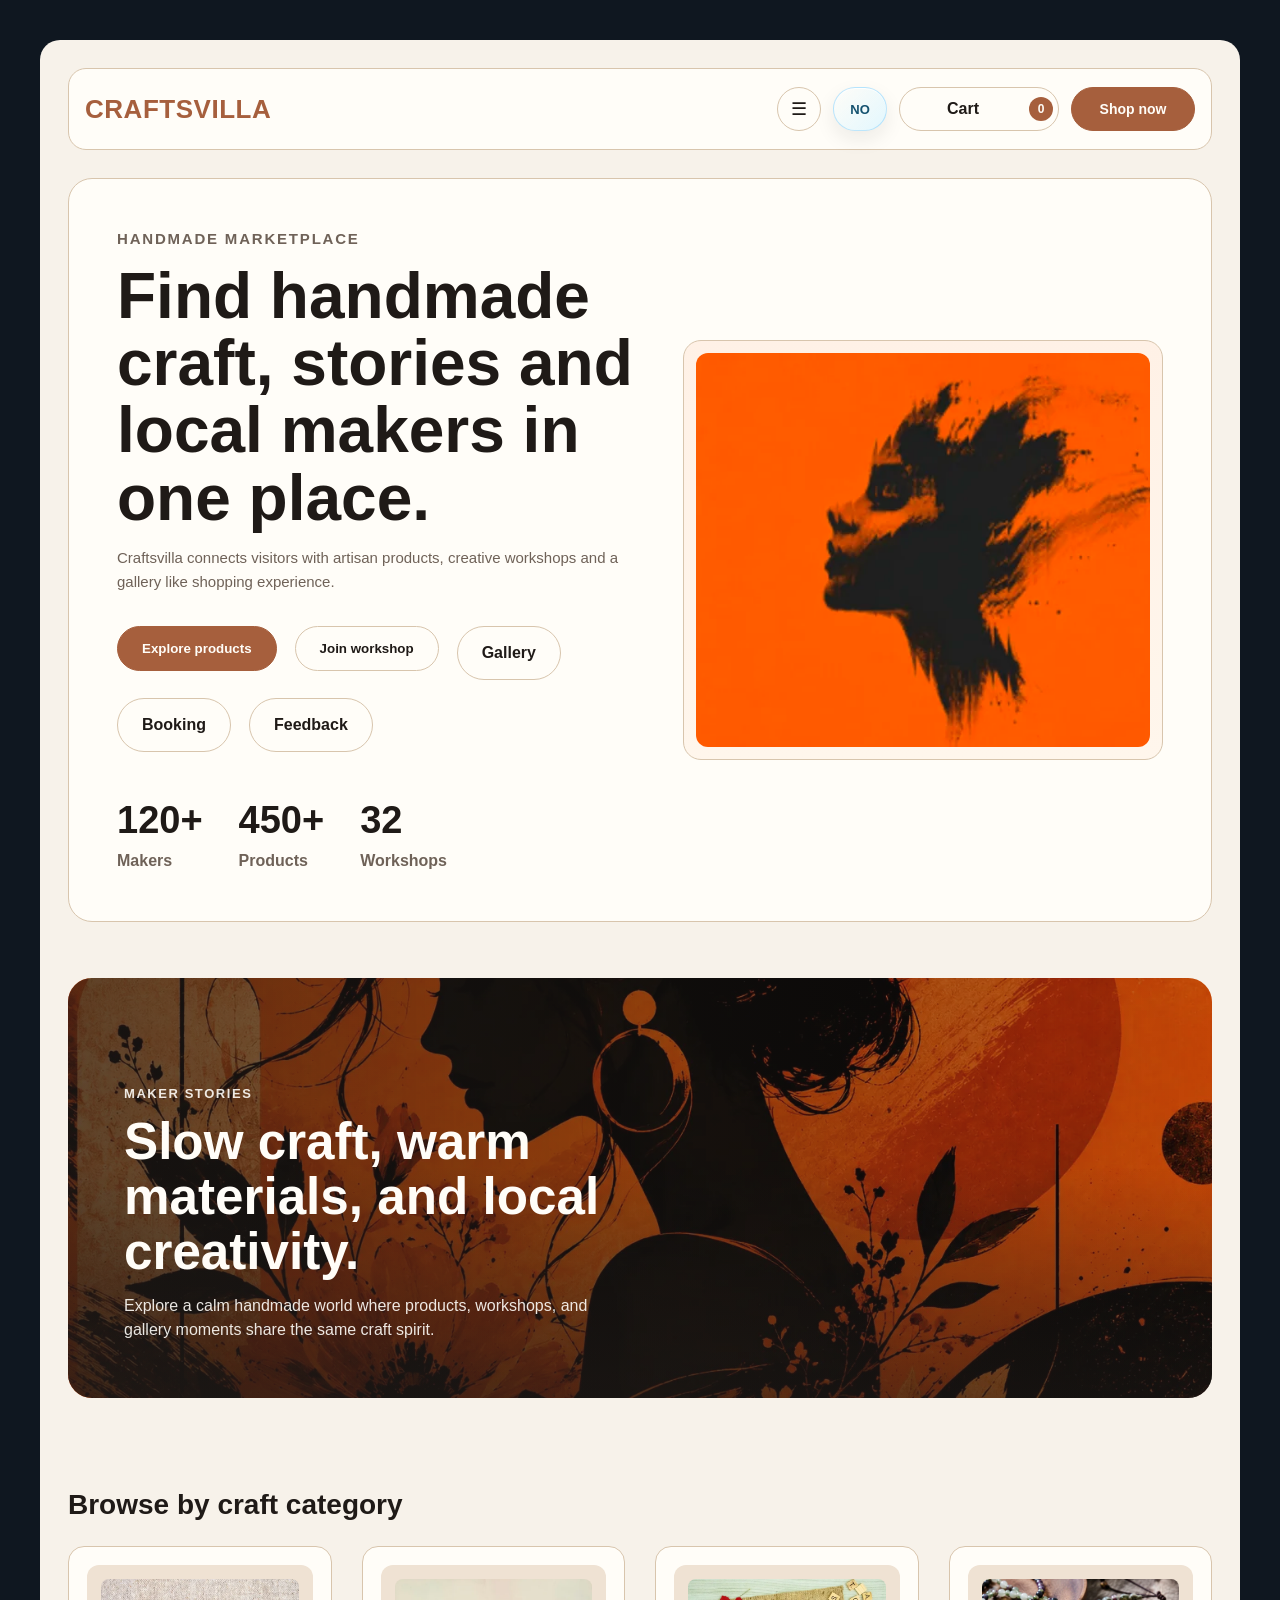
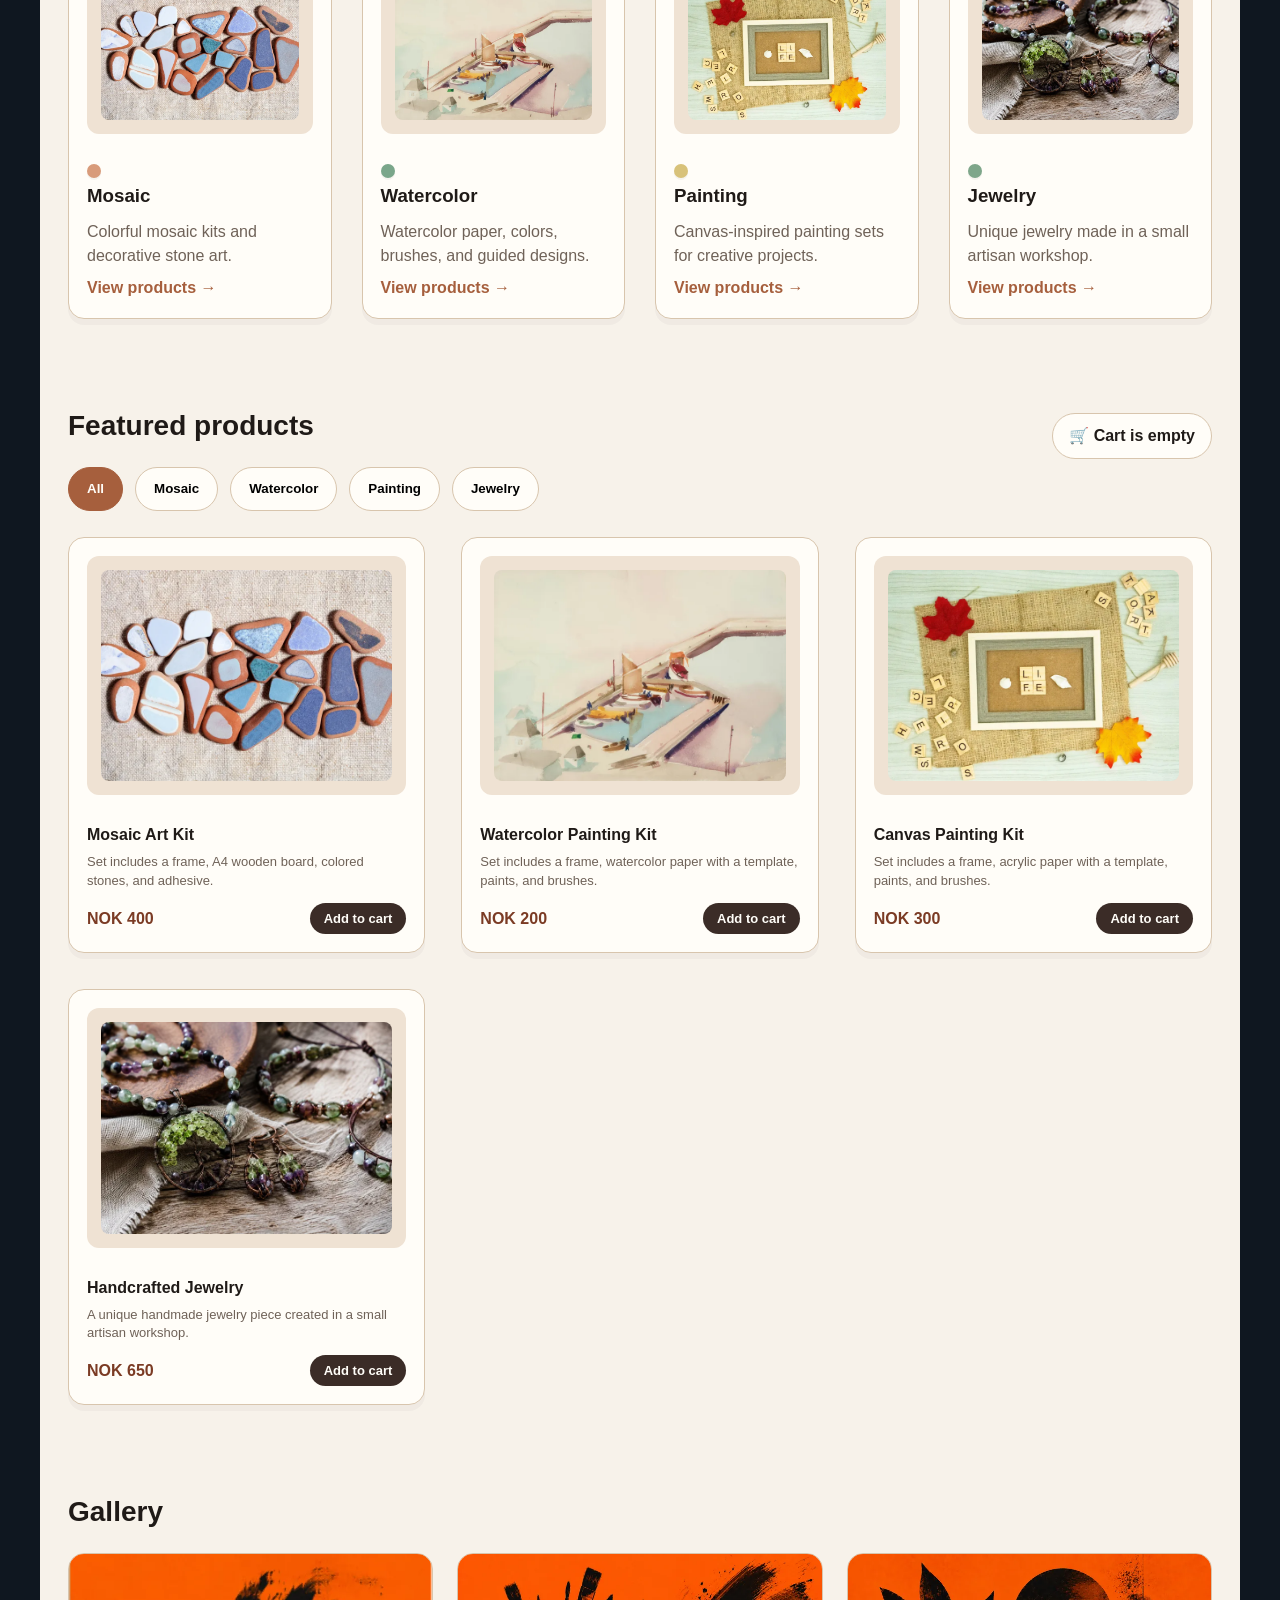
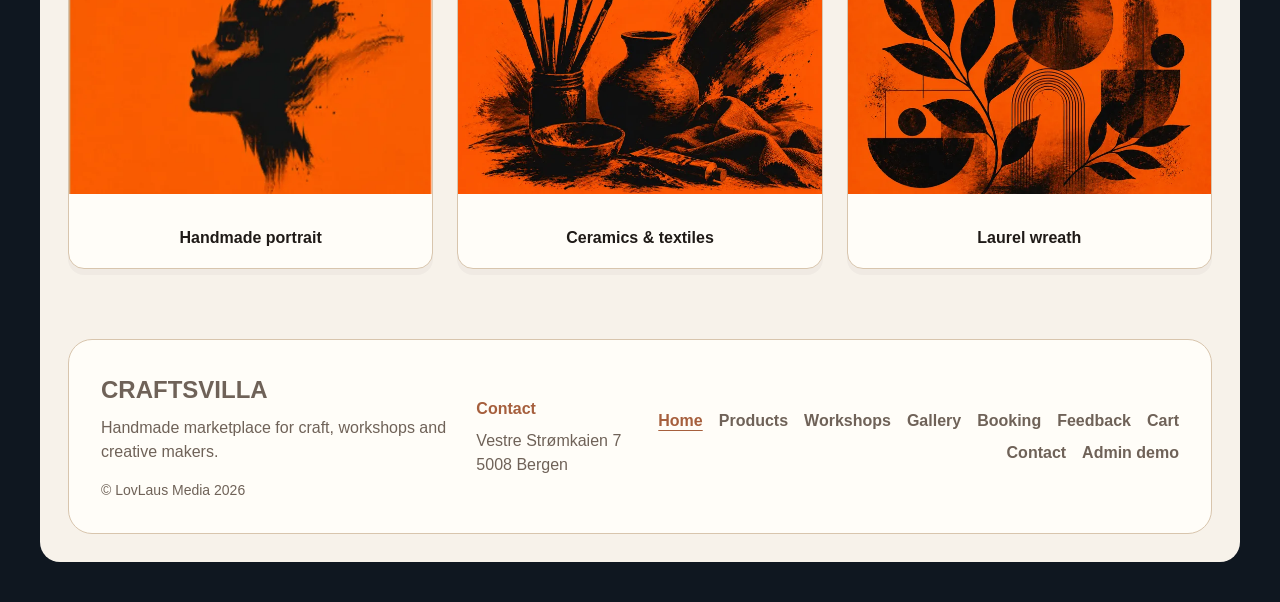
<file: index.html>
<!doctype html>
<!-- Main storefront page containing the hero, catalogue, workshops, and contact sections. -->
<html lang="en">
  <head>
    <meta charset="UTF-8" />
    <meta name="viewport" content="width=device-width, initial-scale=1.0" />
    <meta
      name="description"
      content="Craftsvilla is a handmade craft marketplace for local makers, workshops, gallery inspiration, and creative products."
    />
    <meta name="robots" content="index, follow" />
    <link rel="canonical" href="https://svici042.github.io/Craftsvilla/" />
    <link rel="preload" as="image" href="images/optimized/nefertiti-640.webp" imagesrcset="images/optimized/nefertiti-640.webp 640w, images/optimized/nefertiti-1200.webp 1200w" imagesizes="(max-width: 980px) calc(100vw - 100px), 480px" fetchpriority="high" />
    <meta property="og:type" content="website" />
    <meta property="og:site_name" content="CRAFTSVILLA" />
    <meta property="og:title" content="CRAFTSVILLA" />
    <meta property="og:description" content="Discover handmade craft, local makers, creative workshops, and gallery inspiration." />
    <meta property="og:url" content="https://svici042.github.io/Craftsvilla/" />
    <meta property="og:image" content="https://svici042.github.io/Craftsvilla/images/optimized/hero-girl-1536.webp" />
    <meta property="og:image:alt" content="A maker presenting handmade craft at Craftsvilla" />
    <meta name="twitter:card" content="summary_large_image" />
    <meta name="twitter:title" content="CRAFTSVILLA" />
    <meta name="twitter:description" content="Discover handmade craft, local makers, creative workshops, and gallery inspiration." />
    <meta name="twitter:image" content="https://svici042.github.io/Craftsvilla/images/optimized/hero-girl-1536.webp" />
    <meta name="twitter:image:alt" content="A maker presenting handmade craft at Craftsvilla" />
    <title data-i18n-title="pageTitleHome">CRAFTSVILLA</title>
    <link rel="stylesheet" href="style.css" />
    <script src="product-data.js" defer></script>
    <script src="nav.js" defer></script>
    <script src="script.js" defer></script>
    <script src="lightbox.js" defer></script>
  </head>
  <body>
    <div class="site">
      <!-- Shared header with navigation and language switcher. -->
      <header class="navbar">
        <a class="logo" href="#home" aria-label="Craftsvilla home"
          >CRAFTSVILLA</a
        >
        <nav id="primaryNav" aria-label="Primary navigation">
          <a href="#home" data-i18n="navHome" aria-current="page">Home</a>
          <a href="#products" data-i18n="navProducts">Products</a>
          <a href="#workshops" data-i18n="navWorkshops">Workshops</a>
          <a href="gallery.html" data-i18n="navGallery">Gallery</a>
          <a href="booking.html" data-i18n="navBooking">Booking</a>
          <a href="feedback.html" data-i18n="navFeedback">Feedback</a>
          <a href="#contact" data-i18n="navContact">Contact</a>
        </nav>
        <button
          class="nav-toggle"
          type="button"
          aria-label="Toggle navigation"
          aria-controls="primaryNav"
          aria-expanded="false"
        >
          ☰
        </button>
        <button
          class="lang-toggle"
          id="langToggle"
          type="button"
          aria-label="Toggle language"
        >
          NO
        </button>
        <a
          class="cart-link"
          href="cart.html"
          data-i18n-aria-label="cartLinkLabel"
        >
          <span class="cart-label" data-i18n="navCart">Cart</span>
          <span class="cart-badge" data-cart-count>0</span>
        </a>
        <a class="btn primary header-cta" href="#products" data-i18n="shopNow">
          Shop now
        </a>
      </header>

      <main>
        <!-- Main landing section with call-to-action buttons. -->
        <section id="home" class="hero">
          <div class="hero-text">
            <p class="eyebrow" data-i18n="heroEyebrow">HANDMADE MARKETPLACE</p>
            <h1 data-i18n="heroHeading">
              Find handmade craft, stories and local makers in one place.
            </h1>
            <p>
              Craftsvilla connects visitors with artisan products, creative
              workshops and a gallery like shopping experience.
            </p>
            <div class="hero-buttons">
              <button
                class="btn primary"
                id="exploreBtn"
                type="button"
                data-i18n="exploreProducts"
              >
                Explore products
              </button>
              <button
                class="btn secondary"
                id="workshopBtn"
                type="button"
                data-i18n="joinWorkshop"
              >
                Join workshop
              </button>
              <a
                href="gallery.html"
                class="btn secondary"
                data-i18n="heroGallery"
                >Gallery</a
              >
              <a
                href="booking.html"
                class="btn secondary"
                data-i18n="heroBooking"
                >Booking</a
              >
              <a
                href="feedback.html"
                class="btn secondary"
                data-i18n="heroFeedback"
                >Feedback</a
              >
            </div>

            <div class="stats">
              <div>
                <strong>120+</strong>
                <span data-i18n="statsMakers">Makers</span>
              </div>
              <div>
                <strong>450+</strong
                ><span data-i18n="statsProducts">Products</span>
              </div>
              <div>
                <strong>32</strong
                ><span data-i18n="statsWorkshops">Workshops</span>
              </div>
            </div>
          </div>

          <div class="hero-visual">
            <picture>
              <source
                type="image/webp"
                srcset="
                  images/optimized/nefertiti-640.webp   640w,
                  images/optimized/nefertiti-1200.webp 1200w
                "
                sizes="(max-width: 980px) calc(100vw - 100px), 480px"
              />
              <img
                src="images/optimized/nefertiti-1200.webp"
                alt="Abstract handmade craft portrait"
                width="1212"
                height="808"
                decoding="async"
                fetchpriority="high"
              />
            </picture>
          </div>
        </section>

        <section
          id="workshops"
          class="parallax-section reveal"
          data-parallax-range="230"
        >
          <picture class="parallax-picture">
            <source
              type="image/webp"
              srcset="
                images/optimized/margarita-evening-768.webp   768w,
                images/optimized/margarita-evening-1536.webp 1536w
              "
              sizes="(max-width: 768px) 100vw, 1280px"
            />
            <img
              class="parallax-image"
              src="images/optimized/margarita-evening-1536.webp"
              alt="Maker working in a warm craft studio"
              width="1536"
              height="1024"
              loading="lazy"
              decoding="async"
            />
          </picture>
          <div class="parallax-content">
            <p class="eyebrow" data-i18n="parallaxEyebrow">MAKER STORIES</p>
            <h2 data-i18n="parallaxHeading">
              Slow craft, warm materials, and local creativity.
            </h2>
            <p data-i18n="parallaxText">
              Explore a calm handmade world where products, workshops, and
              gallery moments share the same craft spirit.
            </p>
          </div>
        </section>

        <!-- Category cards are generated from script.js. -->
        <section id="categories" class="section">
          <h2 data-i18n="categoryHeading">Browse by craft category</h2>
          <div class="category-grid" id="categoryGrid"></div>
        </section>

        <!-- Product cards and filter buttons are controlled by script.js. -->
        <section id="products" class="section">
          <div class="section-heading">
            <h2 data-i18n="featuredProducts">Featured products</h2>
            <p id="cartStatus" class="cart-status" aria-live="polite">
              <span aria-hidden="true">🛒</span>
              <span data-i18n="cartEmpty">Cart is empty</span>
            </p>
          </div>
          <div
            class="controls"
            aria-label="Product filters"
            data-i18n-aria-label="filterGroupLabel"
          >
            <button
              class="filter-btn active"
              type="button"
              data-filter="all"
              data-i18n="filterAll"
            >
              All
            </button>
            <button
              class="filter-btn"
              type="button"
              data-filter="mosaic"
              data-i18n="filterMosaic"
            >
              Mosaic
            </button>
            <button
              class="filter-btn"
              type="button"
              data-filter="watercolor"
              data-i18n="filterWatercolor"
            >
              Watercolor
            </button>
            <button
              class="filter-btn"
              type="button"
              data-filter="painting"
              data-i18n="filterPainting"
            >
              Painting
            </button>
            <button
              class="filter-btn"
              type="button"
              data-filter="jewelry"
              data-i18n="filterJewelry"
            >
              Jewelry
            </button>
          </div>
          <div class="product-grid" id="productGrid"></div>
        </section>

        <!-- Small homepage gallery preview. -->
        <section id="gallery" class="section">
          <h2 data-i18n="homeGalleryHeading">Gallery</h2>
          <div class="gallery-grid">
            <div class="gallery-card reveal">
              <picture>
                <source
                  type="image/webp"
                  srcset="images/optimized/nefertiti-640.webp"
                />
                <img
                  src="images/optimized/nefertiti-640.webp"
                  data-full-image="images/optimized/nefertiti-1200.webp"
                  alt="Handmade craft portrait"
                  width="1212"
                  height="808"
                  loading="lazy"
                  decoding="async"
                />
              </picture>
              <p data-i18n="homeGalleryPortrait">Handmade portrait</p>
            </div>
            <div class="gallery-card reveal">
              <picture>
                <source
                  type="image/webp"
                  srcset="images/optimized/ceramics-textiles-720.webp"
                />
                <img
                  src="images/optimized/ceramics-textiles-720.webp"
                  data-full-image="images/optimized/ceramics-textiles-1400.webp"
                  alt="Ceramics and textiles"
                  width="1536"
                  height="1024"
                  loading="lazy"
                  decoding="async"
                />
              </picture>
              <p data-i18n="homeGalleryCeramics">Ceramics & textiles</p>
            </div>
            <div class="gallery-card reveal">
              <picture>
                <source
                  type="image/webp"
                  srcset="images/optimized/laurel-wreath-720.webp"
                />
                <img
                  src="images/optimized/laurel-wreath-720.webp"
                  data-full-image="images/optimized/laurel-wreath-1400.webp"
                  alt="Laurel wreath craft"
                  width="1536"
                  height="1024"
                  loading="lazy"
                  decoding="async"
                />
              </picture>
              <p data-i18n="homeGalleryWreath">Laurel wreath</p>
            </div>
          </div>
        </section>

        <!-- Shared footer/contact area. -->
        <footer id="contact" class="footer">
          <div>
            <p class="footer-logo">CRAFTSVILLA</p>
            <p data-i18n="footerText">
              Handmade marketplace for craft, workshops and creative makers.
            </p>
            <p class="footer-copyright">© LovLaus Media 2026</p>
          </div>
          <div class="footer-contact">
            <h2 data-i18n="navContact">Contact</h2>
            <address>
              Vestre Strømkaien 7<br>
              5008 Bergen
            </address>
          </div>
          <nav class="footer-nav" aria-label="Footer navigation">
            <a href="#home" data-i18n="navHome" aria-current="page">Home</a>
            <a href="#products" data-i18n="navProducts">Products</a>
            <a href="#workshops" data-i18n="navWorkshops">Workshops</a>
            <a href="gallery.html" data-i18n="navGallery">Gallery</a>
            <a href="booking.html" data-i18n="navBooking">Booking</a>
            <a href="feedback.html" data-i18n="navFeedback">Feedback</a>
            <a href="cart.html" data-i18n="navCart">Cart</a>
            <a href="#contact" data-i18n="navContact">Contact</a>
            <a
              class="admin-demo-link"
              href="admin-orders.html"
              data-i18n="adminDemo"
              >Admin demo</a
            >
          </nav>
        </footer>
      </main>
    </div>
  </body>
</html>
</file>
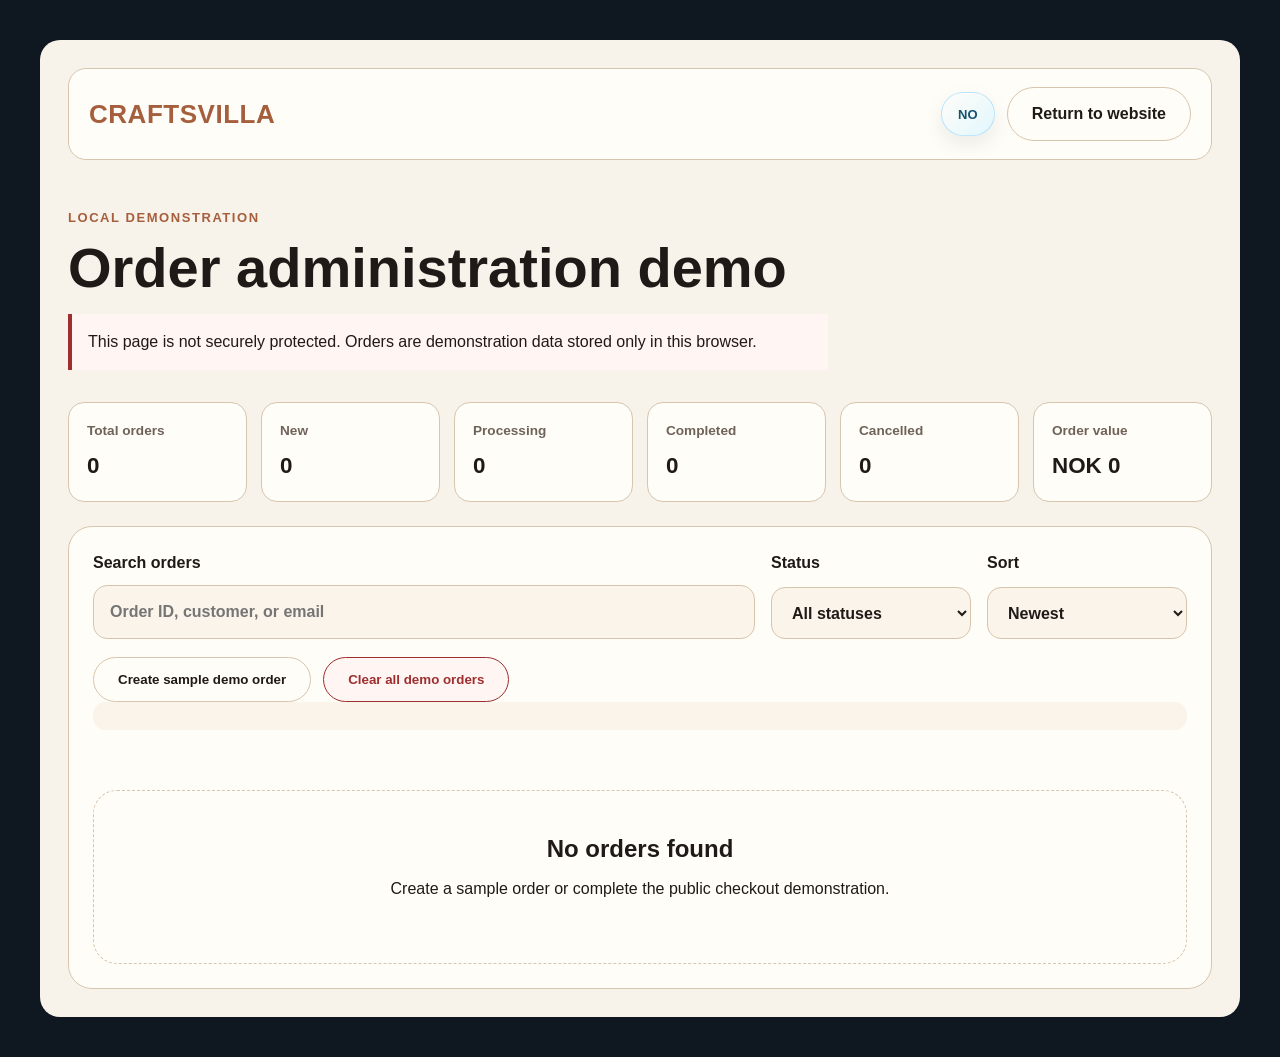
<file: admin-orders.html>
<!doctype html>
<!-- Demonstration dashboard for viewing and managing browser-local orders. -->
<html lang="en">
  <head>
    <meta charset="UTF-8" />
    <meta name="viewport" content="width=device-width, initial-scale=1.0" />
    <meta name="robots" content="noindex, nofollow" />
    <meta name="description" content="Local Craftsvilla demonstration order-management interface." />
    <title data-i18n-title="pageTitleAdmin">CRAFTSVILLA — Demonstration order administration</title>
    <link rel="stylesheet" href="style.css" />
    <script src="product-data.js" defer></script>
    <script src="nav.js" defer></script>
    <script src="admin-orders.js" defer></script>
  </head>
  <body>
    <div class="site admin-site">
      <!-- Simplified header for the local administration demonstration. -->
      <header class="admin-header">
        <a class="logo" href="index.html">CRAFTSVILLA</a>
        <div class="admin-header-actions">
          <button
            class="lang-toggle"
            id="langToggle"
            type="button"
            aria-label="Toggle language"
            data-i18n-aria-label="languageToggleLabel"
          >NO</button>
          <a class="btn secondary" href="index.html" data-i18n="adminReturnWebsite">Return to website</a>
        </div>
      </header>
      <main>
        <!-- This static demonstration page is not secure authentication or a protected administrator route. -->
        <section class="page-intro">
          <p class="eyebrow" data-i18n="adminEyebrow">LOCAL DEMONSTRATION</p>
          <h1 data-i18n="adminHeading">Order administration demo</h1>
          <p class="admin-warning" data-i18n="adminWarning">This page is not securely protected. Orders are demonstration data stored only in this browser.</p>
        </section>
        <section
          id="adminStats"
          class="admin-stats"
          aria-label="Order summary"
          data-i18n-aria-label="adminOrderSummaryLabel"
        ></section>
        <!-- Search, filtering, actions, and order cards are controlled by admin-orders.js. -->
        <section class="admin-panel">
          <div class="admin-toolbar">
            <label>
              <span data-i18n="adminSearchOrders">Search orders</span>
              <input
                id="orderSearch"
                type="search"
                placeholder="Order ID, customer, or email"
                data-i18n-placeholder="adminSearchPlaceholder"
              />
            </label>
            <label>
              <span data-i18n="adminStatus">Status</span>
              <select id="statusFilter">
                <option value="all" data-i18n="adminAllStatuses">All statuses</option>
              </select>
            </label>
            <label>
              <span data-i18n="adminSort">Sort</span>
              <select id="orderSort">
                <option value="newest" data-i18n="adminSortNewest">Newest</option>
                <option value="oldest" data-i18n="adminSortOldest">Oldest</option>
                <option value="highest" data-i18n="adminSortHighest">Highest total</option>
                <option value="lowest" data-i18n="adminSortLowest">Lowest total</option>
              </select>
            </label>
          </div>
          <div class="admin-actions">
            <button id="createDemoOrder" class="btn secondary" type="button" data-i18n="adminCreateSample">Create sample demo order</button>
            <button id="clearOrders" class="btn danger-button" type="button" data-i18n="adminClearAll">Clear all demo orders</button>
          </div>
          <p id="adminMessage" class="form-notice" aria-live="polite"></p>
          <div id="orderList" class="order-list"></div>
          <div id="adminEmpty" class="empty-cart">
            <h2 data-i18n="adminNoOrders">No orders found</h2>
            <p data-i18n="adminEmptyExplanation">Create a sample order or complete the public checkout demonstration.</p>
          </div>
        </section>
      </main>
    </div>
    <!-- Reusable modal populated with details for the selected order. -->
    <dialog id="orderDialog" class="order-dialog" aria-labelledby="orderDialogTitle">
      <div class="order-dialog-content">
        <button
          id="closeOrderDialog"
          class="lightbox-close"
          type="button"
          aria-label="Close order details"
          data-i18n-aria-label="adminCloseOrderDetails"
        >×</button>
        <h2 id="orderDialogTitle" data-i18n="adminOrderDetails">Order details</h2>
        <div id="orderDetails"></div>
      </div>
    </dialog>
  </body>
</html>
</file>
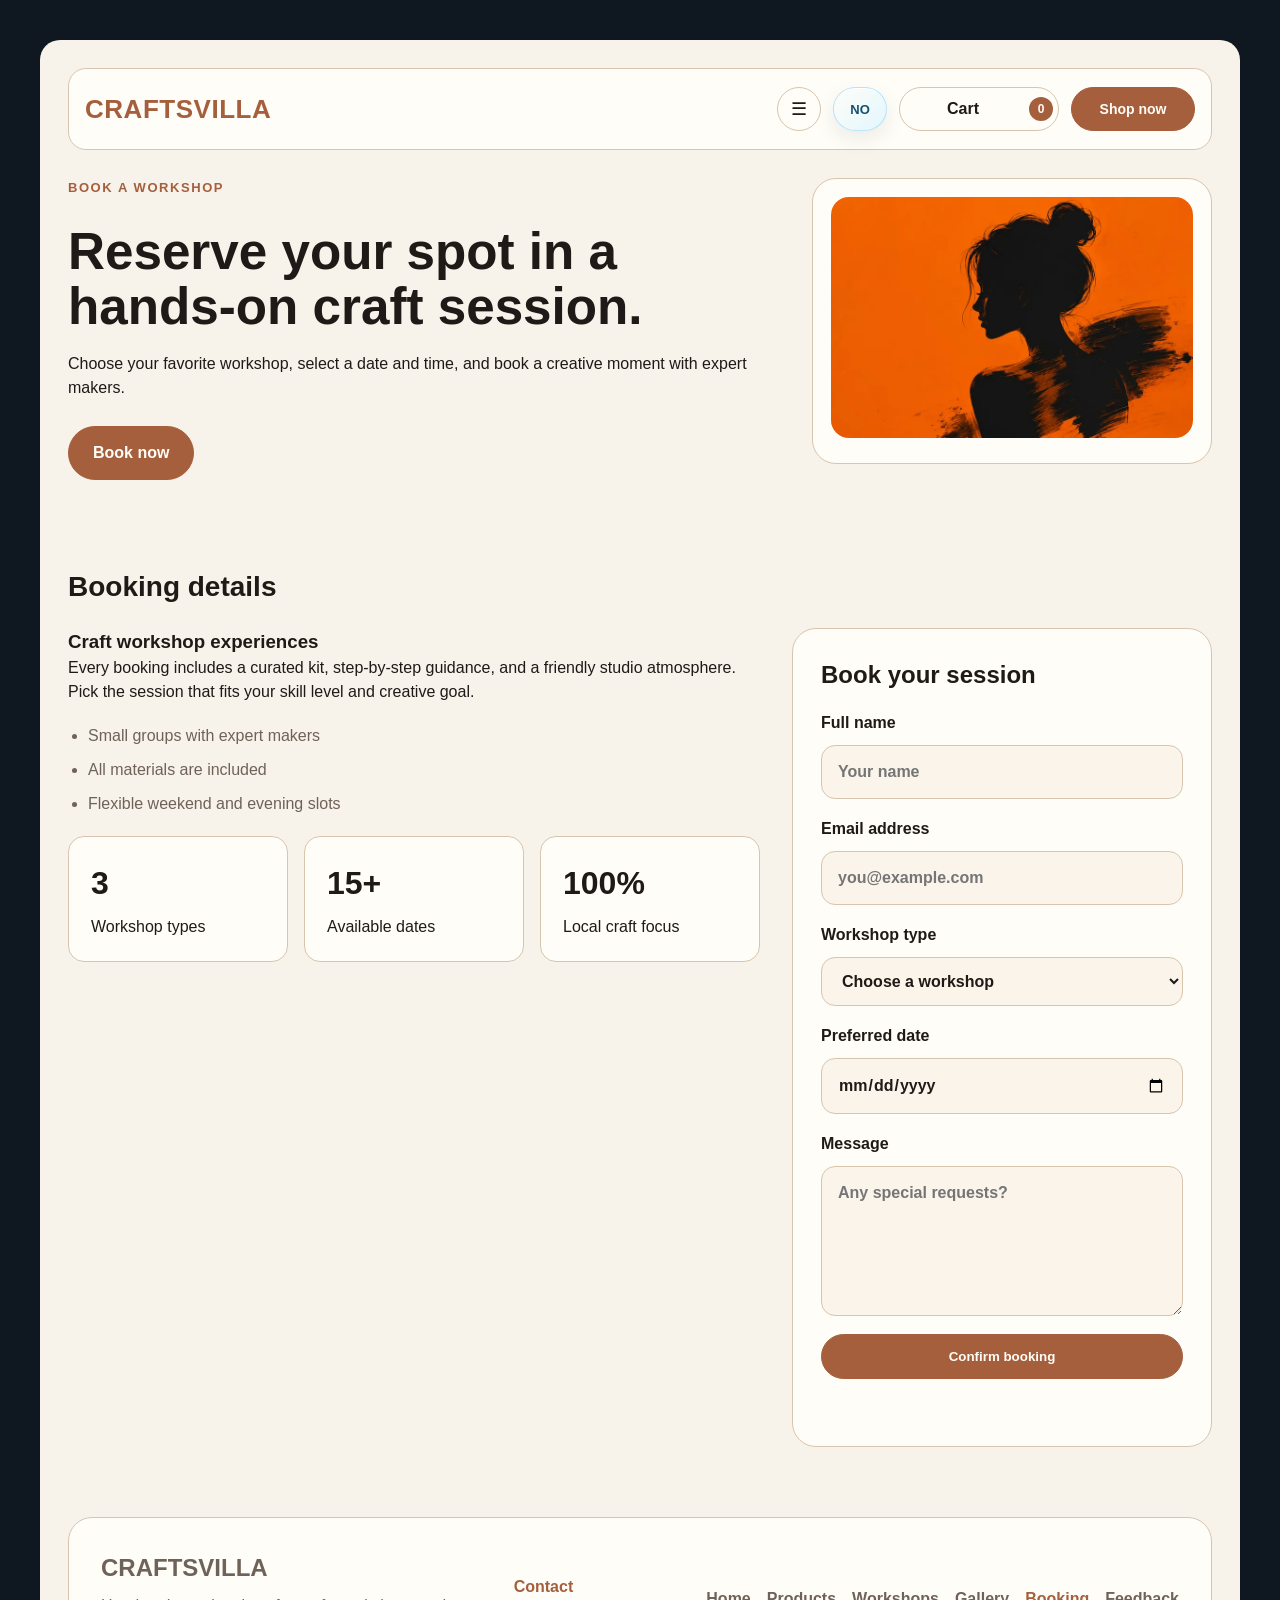
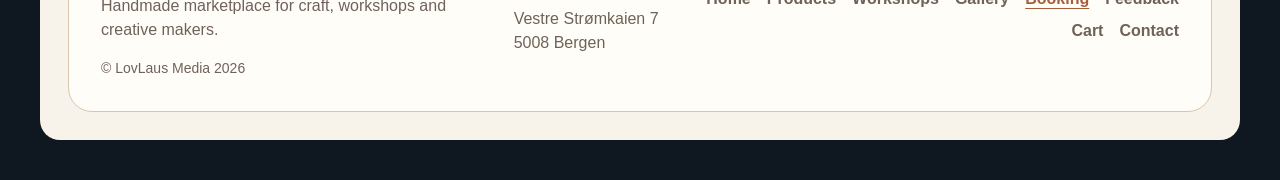
<file: booking.html>
<!doctype html>
<!-- Workshop-booking page with a locally validated demonstration form. -->
<html lang="en">
  <head>
    <meta charset="UTF-8" />
    <meta name="viewport" content="width=device-width, initial-scale=1.0" />
    <meta
      name="description"
      content="Book a Craftsvilla hands-on craft workshop with local makers and creative materials."
    />
    <meta name="robots" content="index, follow" />
    <link rel="canonical" href="https://svici042.github.io/Craftsvilla/booking.html" />
    <link rel="preload" as="image" href="images/optimized/hero-girl-768.webp" imagesrcset="images/optimized/hero-girl-768.webp 768w, images/optimized/hero-girl-1536.webp 1536w" imagesizes="(max-width: 980px) calc(100vw - 100px), 400px" fetchpriority="high" />
    <meta property="og:type" content="website" />
    <meta property="og:site_name" content="CRAFTSVILLA" />
    <meta property="og:title" content="CRAFTSVILLA — Booking" />
    <meta property="og:description" content="Reserve a hands-on Craftsvilla workshop with local makers and creative materials." />
    <meta property="og:url" content="https://svici042.github.io/Craftsvilla/booking.html" />
    <meta property="og:image" content="https://svici042.github.io/Craftsvilla/images/optimized/hero-girl-1536.webp" />
    <meta property="og:image:alt" content="A maker presenting handmade craft at Craftsvilla" />
    <meta name="twitter:card" content="summary_large_image" />
    <meta name="twitter:title" content="CRAFTSVILLA — Booking" />
    <meta name="twitter:description" content="Reserve a hands-on Craftsvilla workshop with local makers and creative materials." />
    <meta name="twitter:image" content="https://svici042.github.io/Craftsvilla/images/optimized/hero-girl-1536.webp" />
    <meta name="twitter:image:alt" content="A maker presenting handmade craft at Craftsvilla" />
    <title data-i18n-title="pageTitleBooking">CRAFTSVILLA — Booking</title>
    <link rel="stylesheet" href="style.css" />
    <script src="product-data.js" defer></script>
    <script src="nav.js" defer></script>
    <script src="form-validation.js" defer></script>
    <script src="booking.js" defer></script>
  </head>
  <body>
    <div class="site">
      <!-- Shared header with navigation and language switcher. -->
      <header class="navbar">
        <a class="logo" href="index.html" aria-label="Craftsvilla home"
          >CRAFTSVILLA</a
        >
        <nav id="primaryNav" aria-label="Primary navigation">
          <a href="index.html" data-i18n="navHome">Home</a>
          <a href="index.html#products" data-i18n="navProducts">Products</a>
          <a href="index.html#workshops" data-i18n="navWorkshops">Workshops</a>
          <a href="gallery.html" data-i18n="navGallery">Gallery</a>
          <a href="booking.html" data-i18n="navBooking" aria-current="page"
            >Booking</a
          >
          <a href="feedback.html" data-i18n="navFeedback">Feedback</a>
          <a href="#contact" data-i18n="navContact">Contact</a>
        </nav>
        <button
          class="nav-toggle"
          type="button"
          aria-label="Toggle navigation"
          aria-controls="primaryNav"
          aria-expanded="false"
        >
          ☰
        </button>
        <button
          class="lang-toggle"
          id="langToggle"
          type="button"
          aria-label="Toggle language"
        >
          NO
        </button>
        <a class="cart-link" href="cart.html" data-i18n-aria-label="cartLinkLabel">
          <span class="cart-label" data-i18n="navCart">Cart</span>
          <span class="cart-badge" data-cart-count>0</span>
        </a>
        <a class="btn primary header-cta" href="index.html#products" data-i18n="shopNow">
          Shop now
        </a>
      </header>

      <main>
        <!-- Booking page intro section with a link to the form. -->
        <section class="page-hero">
          <div>
            <p class="eyebrow" data-i18n="bookingEyebrow">BOOK A WORKSHOP</p>
            <h1 data-i18n="bookingHeading">
              Reserve your spot in a hands-on craft session.
            </h1>
            <p data-i18n="bookingText">
              Choose your favorite workshop, select a date and time, and book a
              creative moment with expert makers.
            </p>
            <a class="btn primary" href="#bookingForm" data-i18n="bookingCta"
              >Book now</a
            >
          </div>
          <div class="hero-card">
            <picture>
              <source type="image/webp" srcset="images/optimized/hero-girl-768.webp 768w, images/optimized/hero-girl-1536.webp 1536w" sizes="(max-width: 980px) calc(100vw - 100px), 400px" />
              <img src="images/optimized/hero-girl-1536.webp" data-i18n-alt="bookingImageAlt" alt="Workshop booking" width="1536" height="1024" decoding="async" fetchpriority="high" />
            </picture>
          </div>
        </section>

        <!-- Booking details and form handled by booking.js. -->
        <section class="section">
          <h2 data-i18n="bookingDetailsHeading">Booking details</h2>
          <div class="booking-grid">
            <div class="booking-info">
              <h3 data-i18n="bookingExperienceHeading">
                Craft workshop experiences
              </h3>
              <p data-i18n="bookingExperienceText">
                Every booking includes a curated kit, step-by-step guidance, and
                a friendly studio atmosphere. Pick the session that fits your
                skill level and creative goal.
              </p>
              <ul>
                <li data-i18n="bookingList1">
                  Small groups with expert makers
                </li>
                <li data-i18n="bookingList2">All materials are included</li>
                <li data-i18n="bookingList3">
                  Flexible weekend and evening slots
                </li>
              </ul>
              <div class="booking-highlights">
                <div>
                  <strong>3</strong>
                  <span data-i18n="bookingHighlight1">Workshop types</span>
                </div>
                <div>
                  <strong>15+</strong>
                  <span data-i18n="bookingHighlight2">Available dates</span>
                </div>
                <div>
                  <strong>100%</strong>
                  <span data-i18n="bookingHighlight3">Local craft focus</span>
                </div>
              </div>
            </div>

            <form
              id="bookingForm"
              class="booking-form"
              novalidate
            >
              <h3 data-i18n="bookingFormHeading">Book your session</h3>
              <label>
                <span data-i18n="bookingLabelName">Full name</span>
                <input
                  type="text"
                  name="name"
                  autocomplete="name"
                  data-i18n-placeholder="bookingPlaceholderName"
                  placeholder="Your name"
                  required
                />
              </label>
              <label>
                <span data-i18n="bookingLabelEmail">Email address</span>
                <input
                  type="email"
                  name="email"
                  autocomplete="email"
                  data-i18n-placeholder="bookingPlaceholderEmail"
                  placeholder="you@example.com"
                  required
                />
              </label>
              <label>
                <span data-i18n="bookingLabelWorkshop">Workshop type</span>
                <select
                  name="workshop"
                  autocomplete="off"
                  required
                >
                  <option value="" data-i18n="bookingOptionChoose">
                    Choose a workshop
                  </option>
                  <option
                    value="watercolor"
                    data-i18n="bookingOptionWatercolor"
                  >
                    Watercolor painting
                  </option>
                  <option value="mosaic" data-i18n="bookingOptionMosaic">
                    Mosaic art
                  </option>
                  <option value="canvas" data-i18n="bookingOptionCanvas">
                    Canvas craft
                  </option>
                </select>
              </label>
              <label>
                <span data-i18n="bookingLabelDate">Preferred date</span>
                <input
                  type="date"
                  name="date"
                  autocomplete="off"
                  required
                />
              </label>
              <label>
                <span data-i18n="bookingLabelMessage">Message</span>
                <textarea
                  name="message"
                  autocomplete="off"
                  rows="5"
                  data-i18n-placeholder="bookingPlaceholderMessage"
                  placeholder="Any special requests?"
                ></textarea>
              </label>
              <button
                class="btn primary"
                type="submit"
                data-i18n="bookingConfirmButton"
              >
                Confirm booking
              </button>
              <p
                id="bookingMessage"
                class="booking-message"
                aria-live="polite"
              ></p>
            </form>
          </div>
        </section>
      </main>

      <!-- Shared footer/contact area. -->
      <footer id="contact" class="footer">
        <div>
          <p class="footer-logo">CRAFTSVILLA</p>
          <p data-i18n="footerText">
            Handmade marketplace for craft, workshops and creative makers.
          </p>
          <p class="footer-copyright">© LovLaus Media 2026</p>
        </div>
        <div class="footer-contact">
          <h2 data-i18n="navContact">Contact</h2>
          <address>
            Vestre Strømkaien 7<br>
            5008 Bergen
          </address>
        </div>
        <nav class="footer-nav" aria-label="Footer navigation">
          <a href="index.html" data-i18n="navHome">Home</a>
          <a href="index.html#products" data-i18n="navProducts">Products</a>
          <a href="index.html#workshops" data-i18n="navWorkshops">Workshops</a>
          <a href="gallery.html" data-i18n="navGallery">Gallery</a>
          <a href="booking.html" data-i18n="navBooking" aria-current="page">Booking</a>
          <a href="feedback.html" data-i18n="navFeedback">Feedback</a>
          <a href="cart.html" data-i18n="navCart">Cart</a>
          <a href="#contact" data-i18n="navContact">Contact</a>
        </nav>
      </footer>
    </div>
  </body>
</html>
</file>
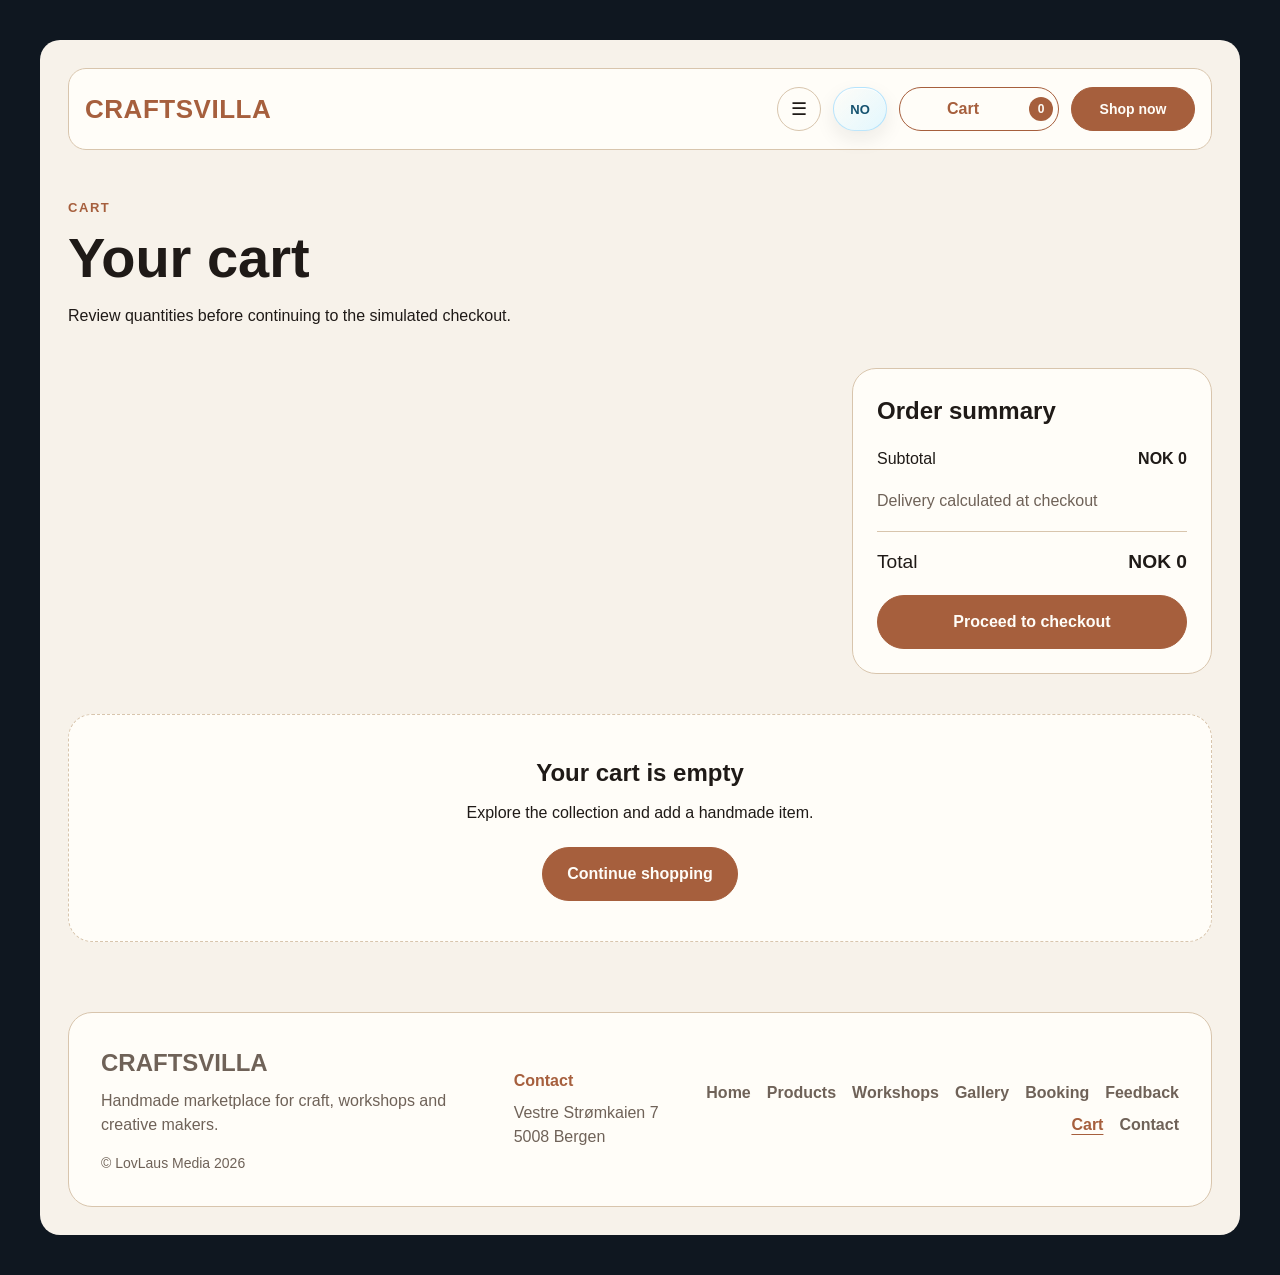
<file: cart.html>
<!doctype html>
<!-- Shopping-cart page for reviewing and editing products stored in the browser. -->
<html lang="en">
  <head>
    <meta charset="UTF-8" />
    <meta name="viewport" content="width=device-width, initial-scale=1.0" />
    <meta name="description" content="Review your locally stored Craftsvilla demonstration cart." />
    <meta name="robots" content="noindex, follow" />
    <link rel="canonical" href="https://svici042.github.io/Craftsvilla/cart.html" />
    <title data-i18n-title="pageTitleCart">CRAFTSVILLA — Cart</title>
    <link rel="stylesheet" href="style.css" />
    <script src="product-data.js" defer></script>
    <script src="nav.js" defer></script>
    <script src="cart.js" defer></script>
  </head>
  <body>
    <!-- Shared site header and responsive navigation. -->
    <div class="site">
      <header class="navbar">
        <a class="logo" href="index.html" aria-label="Craftsvilla home">CRAFTSVILLA</a>
        <nav id="primaryNav" aria-label="Primary navigation">
          <a href="index.html" data-i18n="navHome">Home</a>
          <a href="index.html#products" data-i18n="navProducts">Products</a>
          <a href="index.html#workshops" data-i18n="navWorkshops">Workshops</a>
          <a href="gallery.html" data-i18n="navGallery">Gallery</a>
          <a href="booking.html" data-i18n="navBooking">Booking</a>
          <a href="feedback.html" data-i18n="navFeedback">Feedback</a>
          <a href="#contact" data-i18n="navContact">Contact</a>
        </nav>
        <button class="nav-toggle" type="button" aria-label="Toggle navigation" aria-controls="primaryNav" aria-expanded="false">☰</button>
        <button class="lang-toggle" id="langToggle" type="button" aria-label="Toggle language">NO</button>
        <a class="cart-link" href="cart.html" aria-current="page" data-i18n-aria-label="cartLinkLabel">
          <span class="cart-label" data-i18n="navCart">Cart</span>
          <span class="cart-badge" data-cart-count>0</span>
        </a>
        <a class="btn primary header-cta" href="index.html#products" data-i18n="shopNow">Shop now</a>
      </header>

      <main>
        <!-- Cart contents are rendered from localStorage by cart.js. -->
        <section class="page-intro">
          <p class="eyebrow" data-i18n="navCart">CART</p>
          <h1 data-i18n="cartPageHeading">Your cart</h1>
          <p data-i18n="cartPageIntro">Review quantities before continuing to the simulated checkout.</p>
        </section>

        <section class="cart-layout" aria-live="polite">
          <div id="cartItems" class="cart-items"></div>
          <aside id="cartSummary" class="order-summary-card">
            <h2 data-i18n="orderSummary">Order summary</h2>
            <div class="summary-row">
              <span data-i18n="subtotal">Subtotal</span>
              <strong id="cartSubtotal">0 NOK</strong>
            </div>
            <p class="summary-note" data-i18n="deliveryEstimate">Delivery calculated at checkout</p>
            <div class="summary-row total-row">
              <span data-i18n="total">Total</span>
              <strong id="cartTotal">0 NOK</strong>
            </div>
            <a id="checkoutLink" class="btn primary" href="checkout.html" data-i18n="proceedCheckout">Proceed to checkout</a>
          </aside>
        </section>

        <section id="emptyCart" class="empty-cart" hidden>
          <h2 data-i18n="cartEmptyHeading">Your cart is empty</h2>
          <p data-i18n="cartEmptyText">Explore the collection and add a handmade item.</p>
          <a class="btn primary" href="index.html#products" data-i18n="continueShopping">Continue shopping</a>
        </section>
      </main>

      <!-- Shared footer and contact information. -->
      <footer id="contact" class="footer">
        <div>
          <p class="footer-logo">CRAFTSVILLA</p>
          <p data-i18n="footerText">Handmade marketplace for craft, workshops and creative makers.</p>
          <p class="footer-copyright">© LovLaus Media 2026</p>
        </div>
        <div class="footer-contact">
          <h2 data-i18n="navContact">Contact</h2>
          <address>Vestre Strømkaien 7<br>5008 Bergen</address>
        </div>
        <nav class="footer-nav" aria-label="Footer navigation">
          <a href="index.html" data-i18n="navHome">Home</a>
          <a href="index.html#products" data-i18n="navProducts">Products</a>
          <a href="index.html#workshops" data-i18n="navWorkshops">Workshops</a>
          <a href="gallery.html" data-i18n="navGallery">Gallery</a>
          <a href="booking.html" data-i18n="navBooking">Booking</a>
          <a href="feedback.html" data-i18n="navFeedback">Feedback</a>
          <a href="cart.html" data-i18n="navCart" aria-current="page">Cart</a>
          <a href="#contact" data-i18n="navContact">Contact</a>
        </nav>
      </footer>
    </div>
  </body>
</html>
</file>
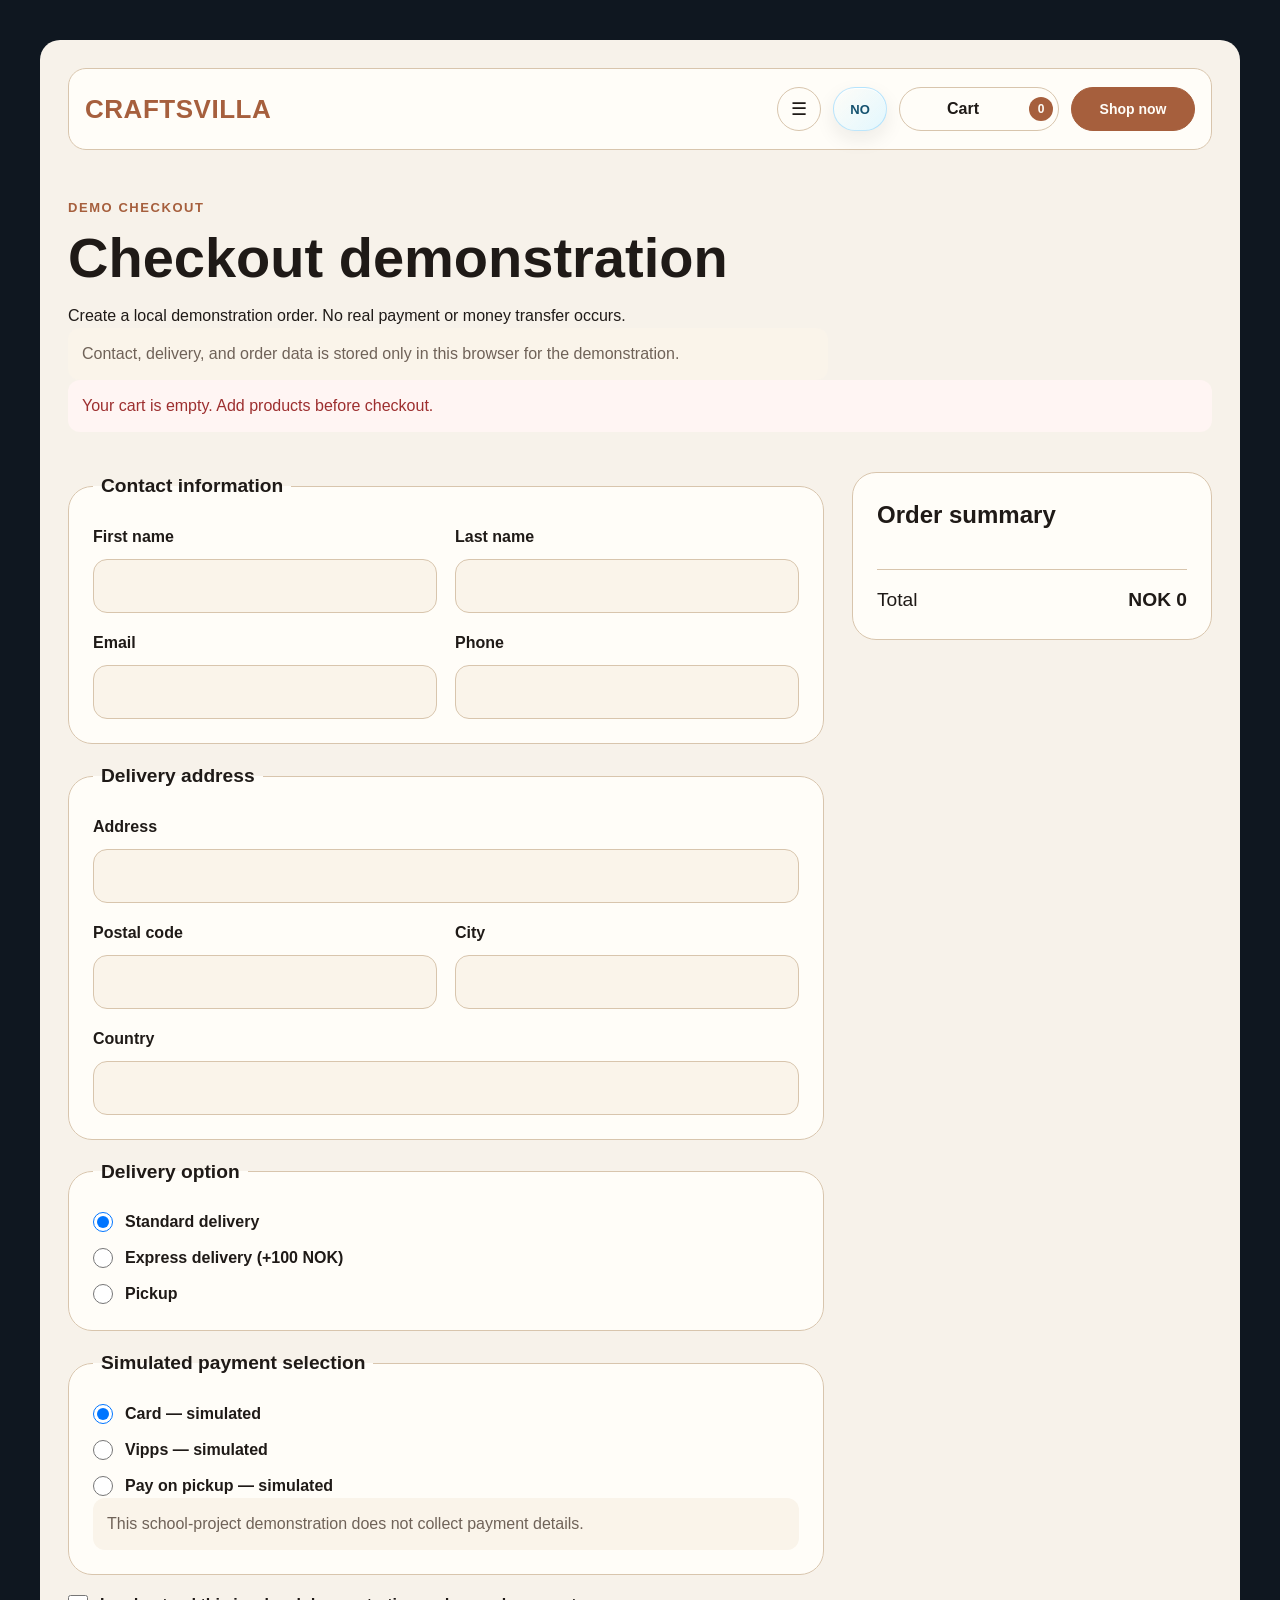
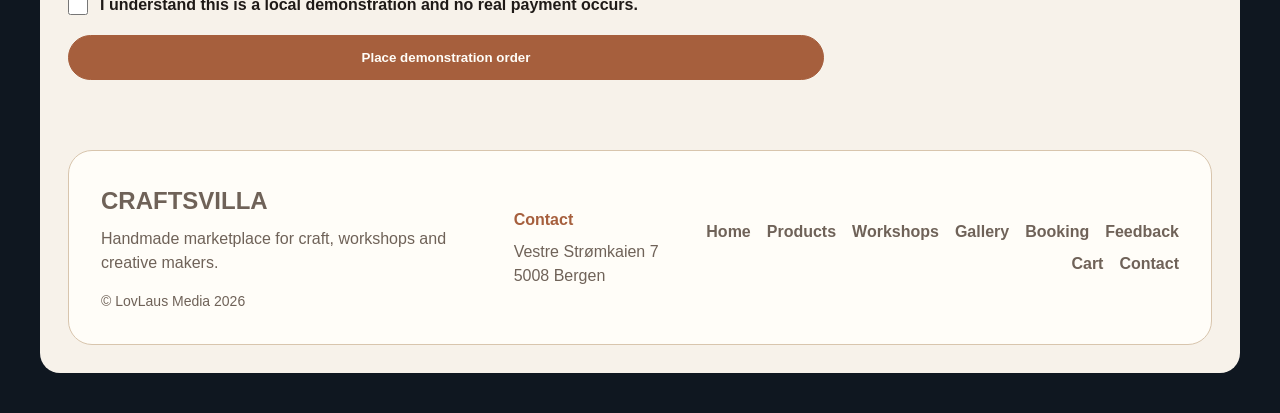
<file: checkout.html>
<!doctype html>
<!-- Simulated checkout page that creates local orders without processing payment. -->
<html lang="en">
  <head>
    <meta charset="UTF-8" />
    <meta name="viewport" content="width=device-width, initial-scale=1.0" />
    <meta name="description" content="Create a local simulated Craftsvilla order without real payment." />
    <meta name="robots" content="noindex, follow" />
    <link rel="canonical" href="https://svici042.github.io/Craftsvilla/checkout.html" />
    <title data-i18n-title="pageTitleCheckout">CRAFTSVILLA — Checkout demo</title>
    <link rel="stylesheet" href="style.css" />
    <script src="product-data.js" defer></script>
    <script src="nav.js" defer></script>
    <script src="form-validation.js" defer></script>
    <script src="checkout.js" defer></script>
  </head>
  <body>
    <!-- Shared site header and responsive navigation. -->
    <div class="site">
      <header class="navbar">
        <a class="logo" href="index.html" aria-label="Craftsvilla home">CRAFTSVILLA</a>
        <nav id="primaryNav" aria-label="Primary navigation">
          <a href="index.html" data-i18n="navHome">Home</a>
          <a href="index.html#products" data-i18n="navProducts">Products</a>
          <a href="index.html#workshops" data-i18n="navWorkshops">Workshops</a>
          <a href="gallery.html" data-i18n="navGallery">Gallery</a>
          <a href="booking.html" data-i18n="navBooking">Booking</a>
          <a href="feedback.html" data-i18n="navFeedback">Feedback</a>
          <a href="#contact" data-i18n="navContact">Contact</a>
        </nav>
        <button class="nav-toggle" type="button" aria-label="Toggle navigation" aria-controls="primaryNav" aria-expanded="false">☰</button>
        <button class="lang-toggle" id="langToggle" type="button" aria-label="Toggle language">NO</button>
        <a class="cart-link" href="cart.html" data-i18n-aria-label="cartLinkLabel">
          <span class="cart-label" data-i18n="navCart">Cart</span>
          <span class="cart-badge" data-cart-count>0</span>
        </a>
        <a class="btn primary header-cta" href="index.html#products" data-i18n="shopNow">Shop now</a>
      </header>

      <main>
        <!-- checkout.js validates the form and stores a demonstration order
             locally; no real payment is processed. -->
        <section class="page-intro">
          <p class="eyebrow">DEMO CHECKOUT</p>
          <h1 data-i18n="checkoutHeading">Checkout demonstration</h1>
          <p data-i18n="checkoutIntro">Create a local demonstration order. No real payment or money transfer occurs.</p>
          <p class="form-notice" data-i18n="checkoutStorageNotice">Contact, delivery, and order data is stored only in this browser for the demonstration.</p>
        </section>
        <p id="checkoutEmpty" class="form-notice error" hidden data-i18n="checkoutEmpty">Your cart is empty. Add products before checkout.</p>

        <!-- Contact, delivery, and simulated payment fields validated by checkout.js. -->
        <form id="checkoutForm" class="checkout-layout" novalidate>
          <div class="checkout-fields">
            <fieldset>
              <legend data-i18n="contactInfo">Contact information</legend>
              <div class="form-grid">
                <label>
                  <span data-i18n="firstName">First name</span>
                  <input name="firstName" autocomplete="given-name" maxlength="60" required />
                </label>
                <label>
                  <span data-i18n="lastName">Last name</span>
                  <input name="lastName" autocomplete="family-name" maxlength="60" required />
                </label>
                <label>
                  <span data-i18n="email">Email</span>
                  <input name="email" type="email" autocomplete="email" maxlength="160" required />
                </label>
                <label>
                  <span data-i18n="phone">Phone</span>
                  <input name="phone" type="tel" autocomplete="tel" maxlength="30" required />
                </label>
              </div>
            </fieldset>
            <fieldset>
              <legend data-i18n="deliveryAddress">Delivery address</legend>
              <div class="form-grid">
                <label class="full-field">
                  <span data-i18n="address">Address</span>
                  <input name="address" autocomplete="street-address" maxlength="160" required />
                </label>
                <label>
                  <span data-i18n="postalCode">Postal code</span>
                  <input name="postalCode" autocomplete="postal-code" maxlength="12" required />
                </label>
                <label>
                  <span data-i18n="city">City</span>
                  <input name="city" autocomplete="address-level2" maxlength="80" required />
                </label>
                <label class="full-field">
                  <span data-i18n="country">Country</span>
                  <input name="country" autocomplete="country-name" maxlength="80" required />
                </label>
              </div>
            </fieldset>
            <fieldset>
              <legend data-i18n="deliveryOption">Delivery option</legend>
              <div class="choice-list">
                <label>
                  <input type="radio" name="delivery" value="standard" checked />
                  <span data-i18n="standardDelivery">Standard delivery</span>
                </label>
                <label>
                  <input type="radio" name="delivery" value="express" />
                  <span data-i18n="expressDelivery">Express delivery (+100 NOK)</span>
                </label>
                <label>
                  <input type="radio" name="delivery" value="pickup" />
                  <span data-i18n="pickupDelivery">Pickup</span>
                </label>
              </div>
            </fieldset>
            <fieldset>
              <legend data-i18n="paymentSelection">Simulated payment selection</legend>
              <div class="choice-list">
                <label>
                  <input type="radio" name="payment" value="card-demo" checked />
                  <span data-i18n="cardDemo">Card — simulated</span>
                </label>
                <label>
                  <input type="radio" name="payment" value="vipps-demo" />
                  <span data-i18n="vippsDemo">Vipps — simulated</span>
                </label>
                <label>
                  <input type="radio" name="payment" value="pickup-demo" />
                  <span data-i18n="pickupDemo">Pay on pickup — simulated</span>
                </label>
              </div>
              <p class="form-notice" data-i18n="paymentNotice">This school-project demonstration does not collect payment details.</p>
            </fieldset>
            <label class="terms-check">
              <input type="checkbox" name="terms" value="confirmed" required />
              <span data-i18n="termsLabel">I understand this is a local demonstration and no real payment occurs.</span>
            </label>
            <button class="btn primary" type="submit" data-i18n="placeOrder">Place demonstration order</button>
          </div>
          <aside class="order-summary-card">
            <h2 data-i18n="orderSummary">Order summary</h2>
            <div id="checkoutItems" class="checkout-items"></div>
            <div class="summary-row total-row">
              <span data-i18n="total">Total</span>
              <strong id="checkoutTotal">0 NOK</strong>
            </div>
          </aside>
        </form>

        <!-- Revealed after the demonstration order is saved successfully. -->
        <section id="orderConfirmation" class="order-confirmation" hidden tabindex="-1">
          <h2 data-i18n="orderConfirmed">Demonstration order created</h2>
          <p id="confirmationText"></p>
          <a class="btn primary" href="index.html#products" data-i18n="continueShopping">Continue shopping</a>
        </section>
      </main>
      <!-- Shared footer and contact information. -->
      <footer id="contact" class="footer">
        <div>
          <p class="footer-logo">CRAFTSVILLA</p>
          <p data-i18n="footerText">Handmade marketplace for craft, workshops and creative makers.</p>
          <p class="footer-copyright">© LovLaus Media 2026</p>
        </div>
        <div class="footer-contact">
          <h2 data-i18n="navContact">Contact</h2>
          <address>Vestre Strømkaien 7<br>5008 Bergen</address>
        </div>
        <nav class="footer-nav" aria-label="Footer navigation">
          <a href="index.html" data-i18n="navHome">Home</a>
          <a href="index.html#products" data-i18n="navProducts">Products</a>
          <a href="index.html#workshops" data-i18n="navWorkshops">Workshops</a>
          <a href="gallery.html" data-i18n="navGallery">Gallery</a>
          <a href="booking.html" data-i18n="navBooking">Booking</a>
          <a href="feedback.html" data-i18n="navFeedback">Feedback</a>
          <a href="cart.html" data-i18n="navCart">Cart</a>
          <a href="#contact" data-i18n="navContact">Contact</a>
        </nav>
      </footer>
    </div>
  </body>
</html>
</file>
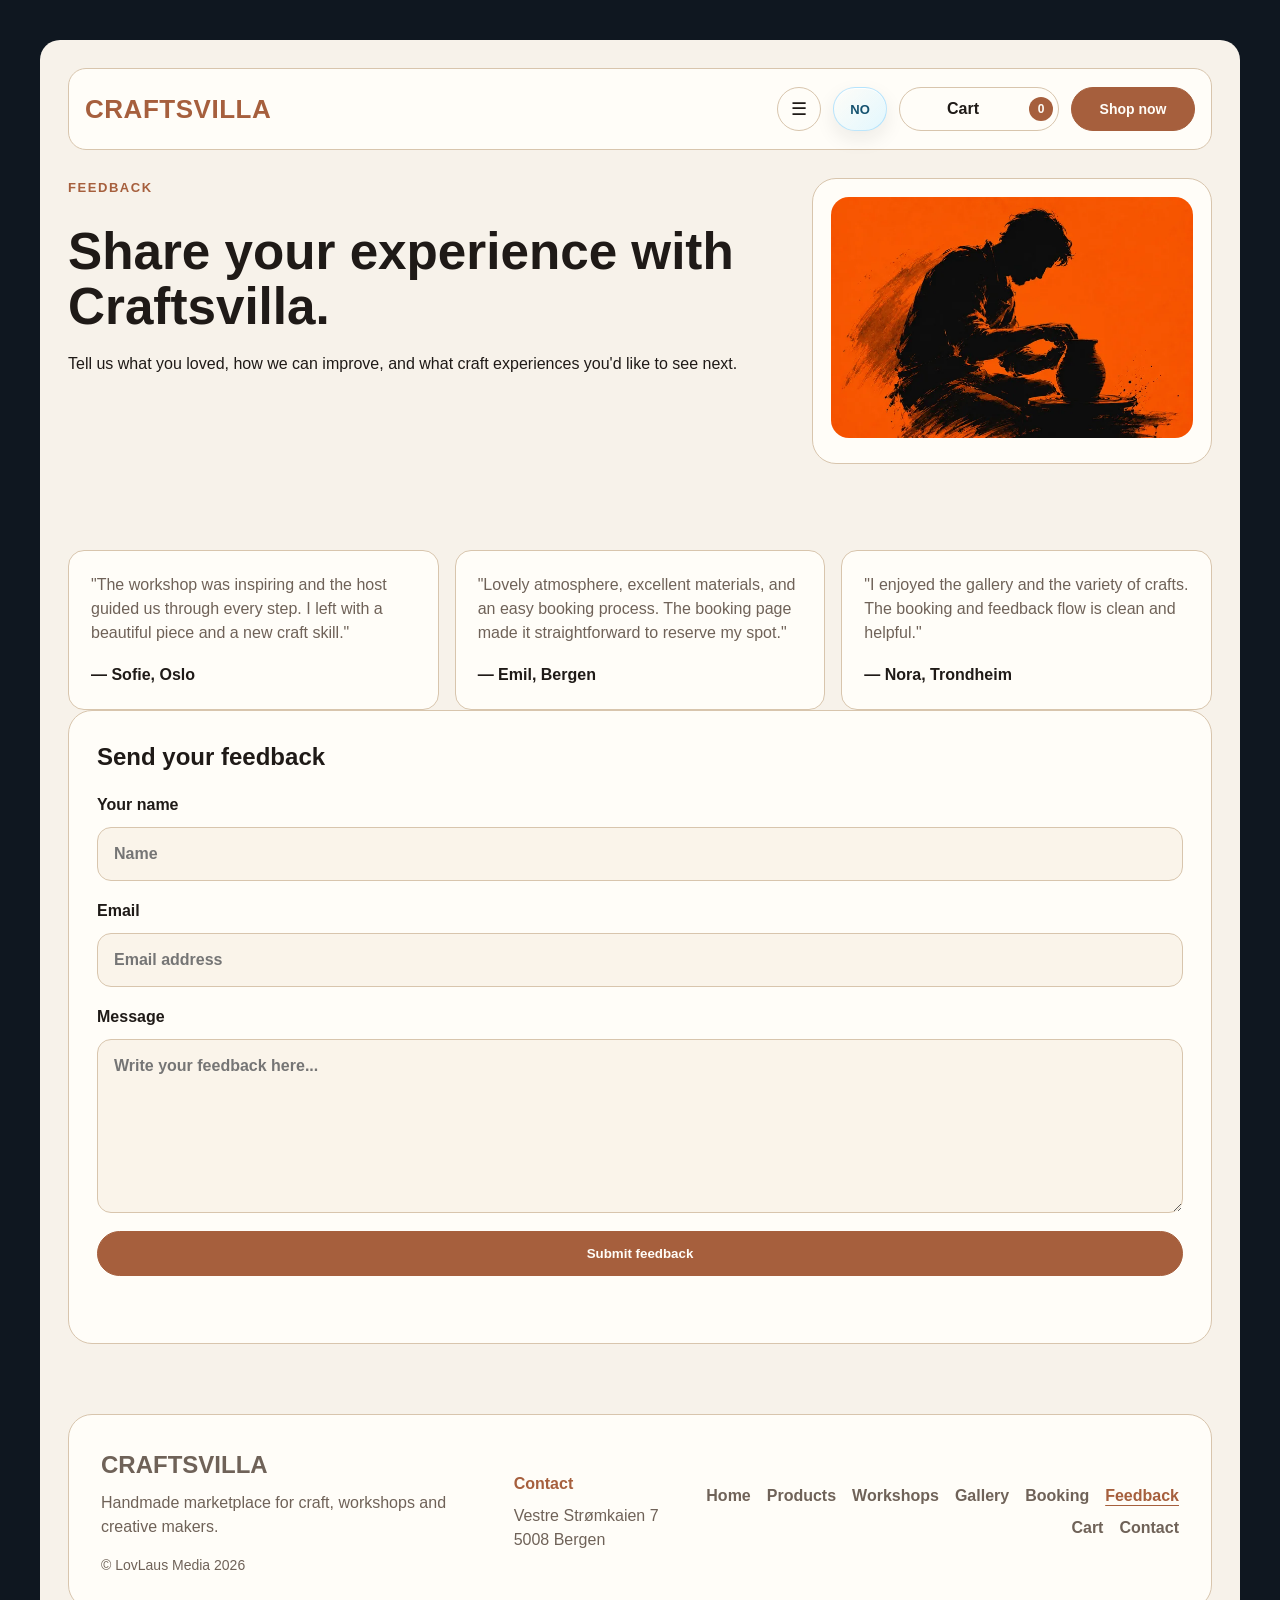
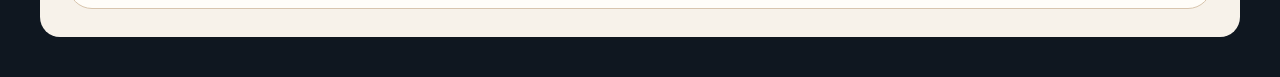
<file: feedback.html>
<!doctype html>
<!-- Feedback page that demonstrates client-side validation without submitting data. -->
<html lang="en">
  <head>
    <meta charset="UTF-8" />
    <meta name="viewport" content="width=device-width, initial-scale=1.0" />
    <meta
      name="description"
      content="Share feedback about your Craftsvilla workshop, booking, gallery, or handmade craft experience."
    />
    <meta name="robots" content="index, follow" />
    <link rel="canonical" href="https://svici042.github.io/Craftsvilla/feedback.html" />
    <link rel="preload" as="image" href="images/optimized/master-workshop-720.webp" fetchpriority="high" />
    <meta property="og:type" content="website" />
    <meta property="og:site_name" content="CRAFTSVILLA" />
    <meta property="og:title" content="CRAFTSVILLA — Feedback" />
    <meta property="og:description" content="Share feedback about your Craftsvilla workshop, booking, gallery, or handmade craft experience." />
    <meta property="og:url" content="https://svici042.github.io/Craftsvilla/feedback.html" />
    <meta property="og:image" content="https://svici042.github.io/Craftsvilla/images/optimized/hero-girl-1536.webp" />
    <meta property="og:image:alt" content="A maker presenting handmade craft at Craftsvilla" />
    <meta name="twitter:card" content="summary_large_image" />
    <meta name="twitter:title" content="CRAFTSVILLA — Feedback" />
    <meta name="twitter:description" content="Share feedback about your Craftsvilla workshop, booking, gallery, or handmade craft experience." />
    <meta name="twitter:image" content="https://svici042.github.io/Craftsvilla/images/optimized/hero-girl-1536.webp" />
    <meta name="twitter:image:alt" content="A maker presenting handmade craft at Craftsvilla" />
    <title data-i18n-title="pageTitleFeedback">CRAFTSVILLA — Feedback</title>
    <link rel="stylesheet" href="style.css" />
    <script src="product-data.js" defer></script>
    <script src="nav.js" defer></script>
    <script src="form-validation.js" defer></script>
    <script src="feedback.js" defer></script>
  </head>
  <body>
    <div class="site">
      <!-- Shared header with navigation and language switcher. -->
      <header class="navbar">
        <a class="logo" href="index.html" aria-label="Craftsvilla home"
          >CRAFTSVILLA</a
        >
        <nav id="primaryNav" aria-label="Primary navigation">
          <a href="index.html" data-i18n="navHome">Home</a>
          <a href="index.html#products" data-i18n="navProducts">Products</a>
          <a href="index.html#workshops" data-i18n="navWorkshops">Workshops</a>
          <a href="gallery.html" data-i18n="navGallery">Gallery</a>
          <a href="booking.html" data-i18n="navBooking">Booking</a>
          <a href="feedback.html" data-i18n="navFeedback" aria-current="page"
            >Feedback</a
          >
          <a href="#contact" data-i18n="navContact">Contact</a>
        </nav>
        <button
          class="nav-toggle"
          type="button"
          aria-label="Toggle navigation"
          aria-controls="primaryNav"
          aria-expanded="false"
        >
          ☰
        </button>
        <button
          class="lang-toggle"
          id="langToggle"
          type="button"
          aria-label="Toggle language"
        >
          NO
        </button>
        <a class="cart-link" href="cart.html" data-i18n-aria-label="cartLinkLabel">
          <span class="cart-label" data-i18n="navCart">Cart</span>
          <span class="cart-badge" data-cart-count>0</span>
        </a>
        <a class="btn primary header-cta" href="index.html#products" data-i18n="shopNow">
          Shop now
        </a>
      </header>

      <main>
        <!-- Feedback page intro section. -->
        <section class="page-hero">
          <div>
            <p class="eyebrow" data-i18n="feedbackEyebrow">FEEDBACK</p>
            <h1 data-i18n="feedbackHeading">
              Share your experience with Craftsvilla.
            </h1>
            <p data-i18n="feedbackText">
              Tell us what you loved, how we can improve, and what craft
              experiences you'd like to see next.
            </p>
          </div>
          <div class="hero-card feedback-hero-card">
            <picture>
              <source type="image/webp" srcset="images/optimized/master-workshop-720.webp" />
              <img src="images/optimized/master-workshop-1400.webp" data-i18n-alt="feedbackImageAlt" alt="Artisan working on a handmade piece in the studio" width="1536" height="1024" decoding="async" fetchpriority="high" />
            </picture>
          </div>
        </section>

        <!-- Reviews and feedback form handled by feedback.js. -->
        <section class="section">
          <div class="feedback-grid">
            <article class="feedback-card reveal">
              <p data-i18n="feedbackReview1">
                "The workshop was inspiring and the host guided us through every
                step. I left with a beautiful piece and a new craft skill."
              </p>
              <strong>— Sofie, Oslo</strong>
            </article>
            <article class="feedback-card reveal">
              <p data-i18n="feedbackReview2">
                "Lovely atmosphere, excellent materials, and an easy booking
                process. The booking page made it straightforward to reserve my
                spot."
              </p>
              <strong>— Emil, Bergen</strong>
            </article>
            <article class="feedback-card reveal">
              <p data-i18n="feedbackReview3">
                "I enjoyed the gallery and the variety of crafts. The booking
                and feedback flow is clean and helpful."
              </p>
              <strong>— Nora, Trondheim</strong>
            </article>
          </div>

          <form id="feedbackForm" class="feedback-form" novalidate>
            <h2 data-i18n="feedbackFormHeading">Send your feedback</h2>
            <label>
              <span data-i18n="feedbackLabelName">Your name</span>
              <input
                type="text"
                name="name"
                autocomplete="name"
                data-i18n-placeholder="feedbackPlaceholderName"
                placeholder="Name"
                required
              />
            </label>
            <label>
              <span data-i18n="feedbackLabelEmail">Email</span>
              <input
                type="email"
                name="email"
                autocomplete="email"
                data-i18n-placeholder="feedbackPlaceholderEmail"
                placeholder="Email address"
              />
            </label>
            <label>
              <span data-i18n="feedbackLabelMessage">Message</span>
              <textarea
                name="message"
                autocomplete="off"
                rows="6"
                data-i18n-placeholder="feedbackPlaceholderMessage"
                placeholder="Write your feedback here..."
                required
              ></textarea>
            </label>
            <button
              class="btn primary"
              type="submit"
              data-i18n="feedbackSubmitButton"
            >
              Submit feedback
            </button>
            <p
              id="feedbackMessage"
              class="booking-message"
              aria-live="polite"
            ></p>
          </form>
        </section>
      </main>

      <!-- Shared footer/contact area. -->
      <footer id="contact" class="footer">
        <div>
          <p class="footer-logo">CRAFTSVILLA</p>
          <p data-i18n="footerText">
            Handmade marketplace for craft, workshops and creative makers.
          </p>
          <p class="footer-copyright">© LovLaus Media 2026</p>
        </div>
        <div class="footer-contact">
          <h2 data-i18n="navContact">Contact</h2>
          <address>
            Vestre Strømkaien 7<br>
            5008 Bergen
          </address>
        </div>
        <nav class="footer-nav" aria-label="Footer navigation">
          <a href="index.html" data-i18n="navHome">Home</a>
          <a href="index.html#products" data-i18n="navProducts">Products</a>
          <a href="index.html#workshops" data-i18n="navWorkshops">Workshops</a>
          <a href="gallery.html" data-i18n="navGallery">Gallery</a>
          <a href="booking.html" data-i18n="navBooking">Booking</a>
          <a href="feedback.html" data-i18n="navFeedback" aria-current="page">Feedback</a>
          <a href="cart.html" data-i18n="navCart">Cart</a>
          <a href="#contact" data-i18n="navContact">Contact</a>
        </nav>
      </footer>
    </div>
  </body>
</html>
</file>
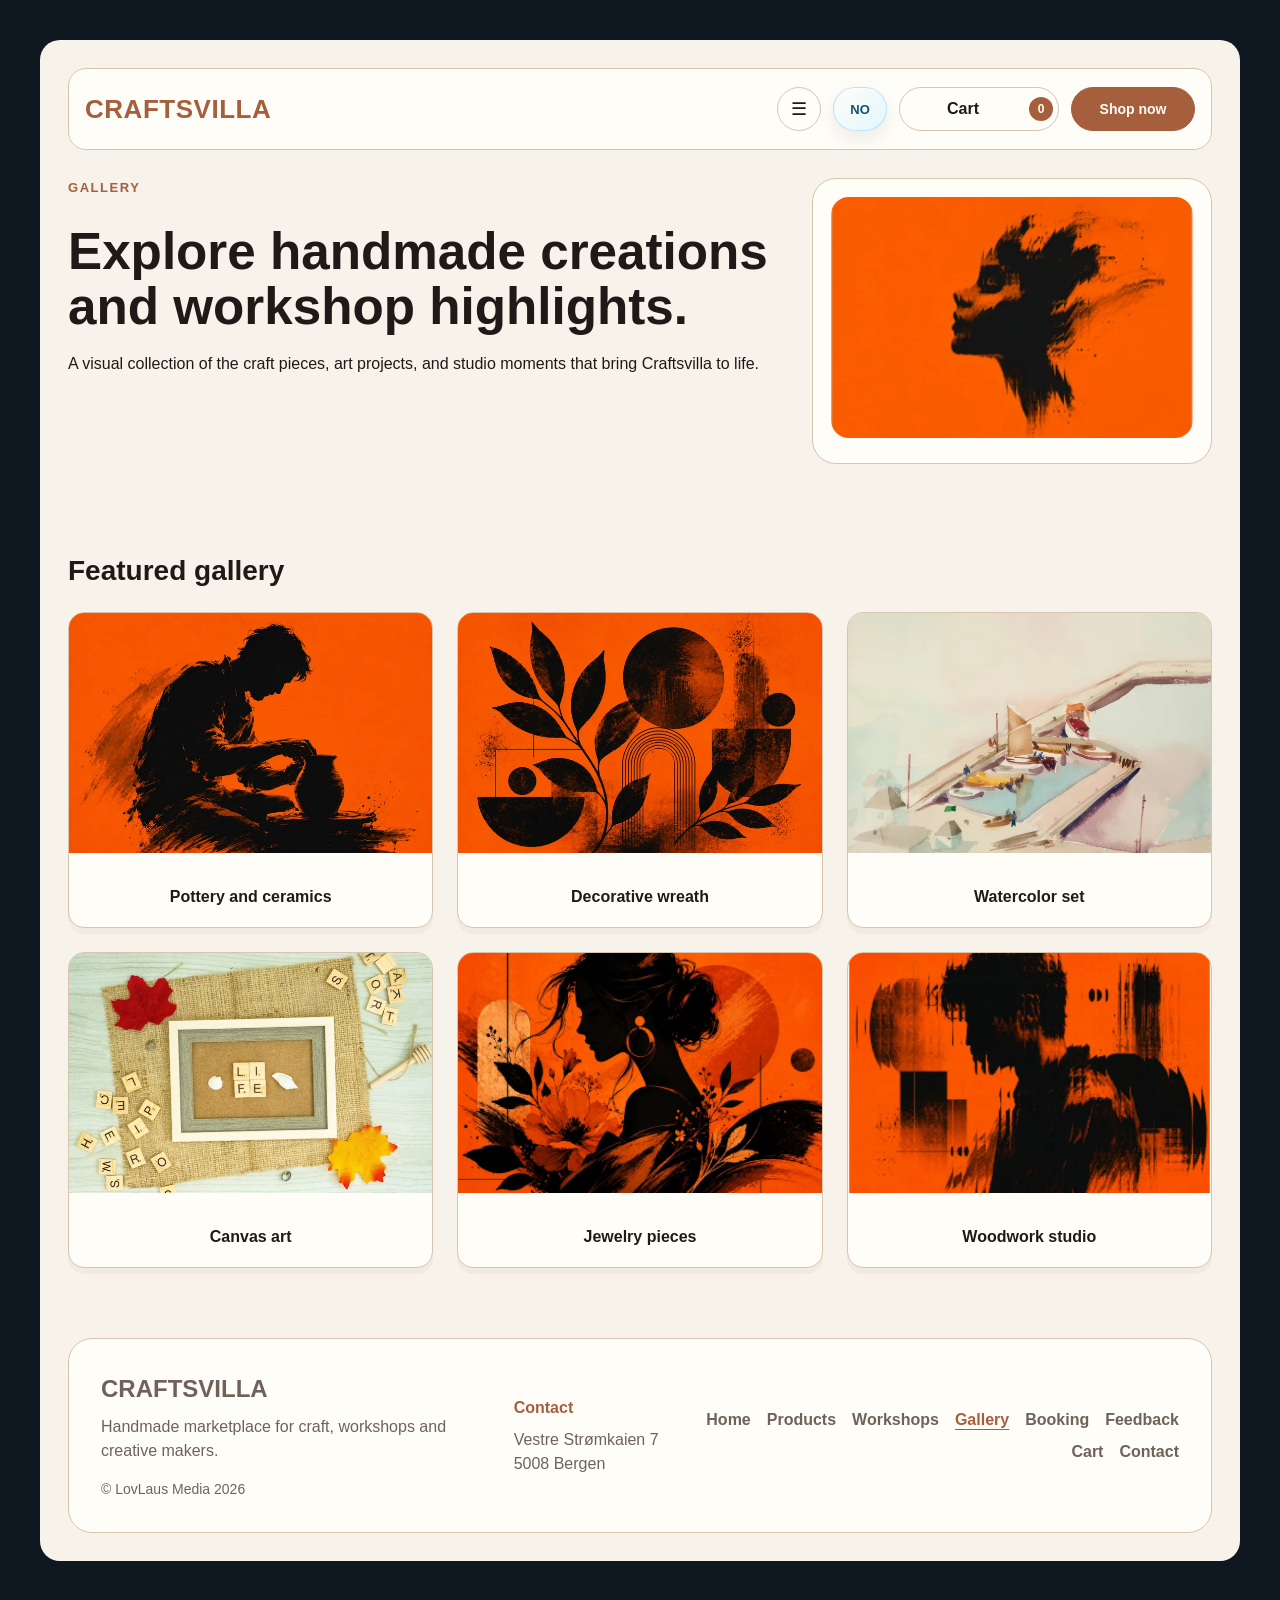
<file: gallery.html>
<!doctype html>
<!-- Gallery page displaying craft imagery in an accessible interactive lightbox. -->
<html lang="en">
  <head>
    <meta charset="UTF-8" />
    <meta name="viewport" content="width=device-width, initial-scale=1.0" />
    <meta
      name="description"
      content="Browse Craftsvilla gallery highlights with handmade craft pieces, workshop moments, and artisan inspiration."
    />
    <meta name="robots" content="index, follow" />
    <link rel="canonical" href="https://svici042.github.io/Craftsvilla/gallery.html" />
    <link rel="preload" as="image" href="images/optimized/nefertiti-640.webp" imagesrcset="images/optimized/nefertiti-640.webp 640w, images/optimized/nefertiti-1200.webp 1200w" imagesizes="(max-width: 980px) calc(100vw - 100px), 400px" fetchpriority="high" />
    <meta property="og:type" content="website" />
    <meta property="og:site_name" content="CRAFTSVILLA" />
    <meta property="og:title" content="CRAFTSVILLA — Gallery" />
    <meta property="og:description" content="Browse handmade craft pieces, workshop moments, and artisan inspiration in the Craftsvilla gallery." />
    <meta property="og:url" content="https://svici042.github.io/Craftsvilla/gallery.html" />
    <meta property="og:image" content="https://svici042.github.io/Craftsvilla/images/optimized/hero-girl-1536.webp" />
    <meta property="og:image:alt" content="A maker presenting handmade craft at Craftsvilla" />
    <meta name="twitter:card" content="summary_large_image" />
    <meta name="twitter:title" content="CRAFTSVILLA — Gallery" />
    <meta name="twitter:description" content="Browse handmade craft pieces, workshop moments, and artisan inspiration in the Craftsvilla gallery." />
    <meta name="twitter:image" content="https://svici042.github.io/Craftsvilla/images/optimized/hero-girl-1536.webp" />
    <meta name="twitter:image:alt" content="A maker presenting handmade craft at Craftsvilla" />
    <title data-i18n-title="pageTitleGallery">CRAFTSVILLA — Gallery</title>
    <link rel="stylesheet" href="style.css" />
    <script src="product-data.js" defer></script>
    <script src="nav.js" defer></script>
    <script src="lightbox.js" defer></script>
  </head>
  <body>
    <div class="site">
      <!-- Shared header with navigation and language switcher. -->
      <header class="navbar">
        <a class="logo" href="index.html" aria-label="Craftsvilla home"
          >CRAFTSVILLA</a
        >
        <nav id="primaryNav" aria-label="Primary navigation">
          <a href="index.html" data-i18n="navHome">Home</a>
          <a href="index.html#products" data-i18n="navProducts">Products</a>
          <a href="index.html#workshops" data-i18n="navWorkshops">Workshops</a>
          <a href="gallery.html" data-i18n="navGallery" aria-current="page"
            >Gallery</a
          >
          <a href="booking.html" data-i18n="navBooking">Booking</a>
          <a href="feedback.html" data-i18n="navFeedback">Feedback</a>
          <a href="#contact" data-i18n="navContact">Contact</a>
        </nav>
        <button
          class="nav-toggle"
          type="button"
          aria-label="Toggle navigation"
          aria-controls="primaryNav"
          aria-expanded="false"
        >
          ☰
        </button>
        <button
          class="lang-toggle"
          id="langToggle"
          type="button"
          aria-label="Toggle language"
        >
          NO
        </button>
        <a class="cart-link" href="cart.html" data-i18n-aria-label="cartLinkLabel">
          <span class="cart-label" data-i18n="navCart">Cart</span>
          <span class="cart-badge" data-cart-count>0</span>
        </a>
        <a class="btn primary header-cta" href="index.html#products" data-i18n="shopNow">
          Shop now
        </a>
      </header>

      <main>
        <!-- Gallery page intro section. -->
        <section class="page-hero">
          <div>
            <p class="eyebrow" data-i18n="galleryEyebrow">GALLERY</p>
            <h1 data-i18n="galleryHeading">
              Explore handmade creations and workshop highlights.
            </h1>
            <p data-i18n="galleryText">
              A visual collection of the craft pieces, art projects, and studio
              moments that bring Craftsvilla to life.
            </p>
          </div>
          <div class="hero-card gallery-hero-card">
            <picture>
              <source type="image/webp" srcset="images/optimized/nefertiti-640.webp 640w, images/optimized/nefertiti-1200.webp 1200w" sizes="(max-width: 980px) calc(100vw - 100px), 400px" />
              <img src="images/optimized/nefertiti-1200.webp" data-i18n-alt="galleryHeroImageAlt" alt="Gallery highlight" width="1212" height="808" decoding="async" fetchpriority="high" />
            </picture>
          </div>
        </section>

        <!-- Static gallery cards with translatable captions and alt text. -->
        <section class="section">
          <h2 data-i18n="gallerySectionHeading">Featured gallery</h2>
          <div class="gallery-grid">
            <div class="gallery-card reveal">
              <picture><source type="image/webp" srcset="images/optimized/master-workshop-720.webp" /><img
                src="images/optimized/master-workshop-720.webp" data-full-image="images/optimized/master-workshop-1400.webp" width="1536" height="1024"
                data-i18n-alt="galleryCardPotteryAlt"
                alt="Pottery craft"
                loading="lazy"
                decoding="async"
              /></picture>
              <p data-i18n="galleryCardPottery">Pottery and ceramics</p>
            </div>
            <div class="gallery-card reveal">
              <picture><source type="image/webp" srcset="images/optimized/laurel-wreath-720.webp" /><img
                src="images/optimized/laurel-wreath-720.webp" data-full-image="images/optimized/laurel-wreath-1400.webp" width="1536" height="1024"
                data-i18n-alt="galleryCardWreathAlt"
                alt="Art wreath"
                loading="lazy"
                decoding="async"
              /></picture>
              <p data-i18n="galleryCardWreath">Decorative wreath</p>
            </div>
            <div class="gallery-card reveal">
              <picture><source type="image/webp" srcset="images/optimized/akvarell-720.webp" /><img
                src="images/optimized/akvarell-720.webp" data-full-image="images/optimized/akvarell-1400.webp" width="3381" height="2481"
                data-i18n-alt="galleryCardWatercolorAlt"
                alt="Watercolor painting"
                loading="lazy"
                decoding="async"
              /></picture>
              <p data-i18n="galleryCardWatercolor">Watercolor set</p>
            </div>
            <div class="gallery-card reveal">
              <picture><source type="image/webp" srcset="images/optimized/lerretsmaling-720.webp" /><img
                src="images/optimized/lerretsmaling-720.webp" data-full-image="images/optimized/lerretsmaling-1400.webp" width="4460" height="3256"
                data-i18n-alt="galleryCardCanvasAlt"
                alt="Canvas painting"
                loading="lazy"
                decoding="async"
              /></picture>
              <p data-i18n="galleryCardCanvas">Canvas art</p>
            </div>
            <div class="gallery-card reveal">
              <picture><source type="image/webp" srcset="images/optimized/margarita-evening-768.webp" /><img
                src="images/optimized/margarita-evening-768.webp" data-full-image="images/optimized/margarita-evening-1536.webp" width="1536" height="1024"
                data-i18n-alt="galleryCardJewelryAlt"
                alt="Jewelry collection"
                loading="lazy"
                decoding="async"
              /></picture>
              <p data-i18n="galleryCardJewelry">Jewelry pieces</p>
            </div>
            <div class="gallery-card reveal">
              <picture><source type="image/webp" srcset="images/optimized/master-720.webp" /><img
                src="images/optimized/master-720.webp" data-full-image="images/optimized/master-1200.webp" width="1212" height="808"
                data-i18n-alt="galleryCardWoodworkAlt"
                alt="Woodwork studio"
                loading="lazy"
                decoding="async"
              /></picture>
              <p data-i18n="galleryCardWoodwork">Woodwork studio</p>
            </div>
          </div>
        </section>
      </main>

      <!-- Shared footer/contact area. -->
      <footer id="contact" class="footer">
        <div>
          <p class="footer-logo">CRAFTSVILLA</p>
          <p data-i18n="footerText">
            Handmade marketplace for craft, workshops and creative makers.
          </p>
          <p class="footer-copyright">© LovLaus Media 2026</p>
        </div>
        <div class="footer-contact">
          <h2 data-i18n="navContact">Contact</h2>
          <address>
            Vestre Strømkaien 7<br>
            5008 Bergen
          </address>
        </div>
        <nav class="footer-nav" aria-label="Footer navigation">
          <a href="index.html" data-i18n="navHome">Home</a>
          <a href="index.html#products" data-i18n="navProducts">Products</a>
          <a href="index.html#workshops" data-i18n="navWorkshops">Workshops</a>
          <a href="gallery.html" data-i18n="navGallery" aria-current="page">Gallery</a>
          <a href="booking.html" data-i18n="navBooking">Booking</a>
          <a href="feedback.html" data-i18n="navFeedback">Feedback</a>
          <a href="cart.html" data-i18n="navCart">Cart</a>
          <a href="#contact" data-i18n="navContact">Contact</a>
        </nav>
      </footer>
    </div>
  </body>
</html>
</file>
<file: style.css>
/* Provides the shared visual system, responsive layouts, and component states for every page. */
/* =========================
   Design tokens
   ========================= */
:root {
  --page-background: #0f1720;
  --ink: #1f1a17;
  --clay: #a65f3d;
  --sage: #6e7f62;
  --sand: #d6a85b;
  --paper: #fffdf8;
  --cream: #f7f2ea;
  --soft: #faf4ea;
  --line: #d8c5ad;
  --muted: #6f6258;
  --sky: #5ed8ff;
  --radius-sm: 12px;
  --radius-md: 16px;
  --radius-lg: 24px;
  --radius-pill: 999px;
  --control-height: 44px;
  --shadow-soft: 0 10px 30px rgba(31, 26, 23, 0.08);
  --transition-fast: 0.2s ease;
  --transition-slow: 0.45s ease;
  --container-width: 1280px;
  --section-space: clamp(3.75rem, 7vw, 5.375rem);
  --focus: #16739a;
  --error: #9d2f2f;
  --success: #4f6846;
  --layer-menu: 10;
}

/* =========================
   Reset and base styles
   ========================= */
* {
  margin: 0;
  padding: 0;
  box-sizing: border-box;
}

html {
  /* Makes anchor links like #contact scroll smoothly instead of jumping. */
  scroll-behavior: smooth;
}

body {
  margin: 0;
  font-family: Arial, sans-serif;
  background: var(--page-background);
  color: var(--ink);
  line-height: 1.5;
  -webkit-font-smoothing: antialiased;
  overflow-wrap: break-word;
}

img {
  max-width: 100%;
}

[hidden] {
  display: none;
}

button,
a,
input,
textarea,
select {
  -webkit-tap-highlight-color: transparent;
}

button:disabled,
input:disabled,
select:disabled,
textarea:disabled {
  cursor: not-allowed;
  opacity: 0.65;
}

:focus-visible {
  outline: 3px solid var(--focus);
  outline-offset: 4px;
}

/* =========================
   Shared page layout
   ========================= */
.site {
  /* Keeps the layout centered and prevents it from touching screen edges. */
  width: min(var(--container-width), calc(100% - 80px));
  margin: 40px auto;
  padding: 28px;
  background: var(--cream);
  border-radius: 20px;
}

/* =========================
   Header and navigation
   ========================= */
.navbar {
  /* Flexbox places the logo, links, language button, and CTA in one row. */
  width: 100%;
  height: 72px;
  padding: 0 20px;
  background: var(--paper);
  border: 1px solid var(--line);
  border-radius: 18px;
  display: grid;
  grid-template-columns: auto minmax(0, 1fr) 54px 160px 124px;
  column-gap: 14px;
  align-items: center;
  justify-content: space-between;
  position: relative;
  z-index: var(--layer-menu);
}

.logo {
  display: inline-flex;
  align-items: center;
  color: var(--clay);
  font-size: 26px;
  font-weight: 900;
  letter-spacing: 0.02em;
  margin: 0;
  text-decoration: none;
}

.navbar nav {
  /* Creates horizontal spacing between navigation links. */
  display: flex;
  justify-self: center;
  gap: 10px;
}

.navbar nav a {
  /* Removes the default underline and makes links look like navigation items. */
  color: var(--ink);
  text-decoration: none;
  font-weight: 600;
  white-space: nowrap;
  transition:
    color var(--transition-fast),
    text-shadow var(--transition-fast),
    transform var(--transition-fast);
}

.navbar nav a:hover,
.navbar nav a:focus-visible,
.navbar nav a[aria-current="page"] {
  color: #d97b3c;
  text-shadow:
    0 0 18px rgba(217, 123, 60, 0.65),
    0 0 32px rgba(255, 165, 50, 0.35);
  transform: translateY(-1px);
}

.nav-toggle {
  /* Hidden on desktop; shown in the mobile media query below. */
  display: none;
  background: transparent;
  border: 1px solid var(--line);
  border-radius: 999px;
  align-items: center;
  justify-content: center;
  width: 44px;
  height: 44px;
  padding: 0;
  box-sizing: border-box;
  cursor: pointer;
  color: var(--ink);
  font-size: 18px;
  line-height: 1;
  text-align: center;
  transition:
    background var(--transition-fast),
    color var(--transition-fast),
    transform var(--transition-fast),
    box-shadow var(--transition-fast);
}

.nav-toggle:hover,
.nav-toggle:focus-visible {
  background: rgba(217, 123, 60, 0.12);
  color: #d97b3c;
  transform: translateY(-1px);
  box-shadow: 0 0 18px rgba(217, 123, 60, 0.45);
}

.lang-toggle {
  /* Compact language switcher with a modern glass-like surface. */
  display: inline-flex;
  align-items: center;
  justify-content: center;
  width: 54px;
  height: 44px;
  padding: 0;
  box-sizing: border-box;
  white-space: nowrap;
  border: 1px solid rgba(80, 190, 255, 0.35);
  border-radius: 999px;
  background:
    linear-gradient(135deg, rgba(255, 253, 248, 0.96), rgba(219, 245, 255, 0.8)),
    var(--paper);
  color: #15526f;
  cursor: pointer;
  font: inherit;
  font-size: 13px;
  font-weight: 900;
  line-height: 1;
  letter-spacing: 0;
  text-align: center;
  box-shadow:
    inset 0 1px 0 rgba(255, 255, 255, 0.9),
    0 8px 20px rgba(31, 26, 23, 0.08);
  transition:
    background 0.2s ease,
    border-color 0.2s ease,
    color 0.2s ease,
    transform 0.2s ease,
    box-shadow 0.2s ease;
}

.lang-toggle:hover,
.lang-toggle:focus-visible {
  /* Blue neon glow appears when the user hovers or tabs to the button. */
  background:
    linear-gradient(135deg, rgba(238, 252, 255, 1), rgba(141, 225, 255, 0.92)),
    var(--paper);
  border-color: #5ed8ff;
  color: #07384f;
  transform: translateY(-2px);
  box-shadow:
    0 0 0 3px rgba(94, 216, 255, 0.2),
    0 0 18px rgba(77, 205, 255, 0.72),
    0 0 36px rgba(37, 172, 255, 0.45),
    0 12px 26px rgba(31, 26, 23, 0.12);
  outline: none;
}

.lang-toggle:active {
  transform: translateY(0);
}

.cart-link {
  display: inline-grid;
  grid-template-columns: minmax(0, 1fr) 24px;
  align-items: center;
  justify-content: center;
  column-gap: 8px;
  width: 160px;
  height: 44px;
  padding: 0 5px;
  box-sizing: border-box;
  white-space: nowrap;
  border: 1px solid var(--line);
  border-radius: 999px;
  background: var(--paper);
  color: var(--ink);
  font-weight: 800;
  line-height: 1;
  text-align: center;
  text-decoration: none;
}

.cart-label {
  grid-column: 1;
  grid-row: 1;
  min-width: 0;
  white-space: nowrap;
  text-align: center;
}

.cart-link:hover,
.cart-link:focus-visible,
.cart-link[aria-current="page"] {
  border-color: var(--clay);
  color: var(--clay);
}

.cart-badge {
  grid-column: 2;
  grid-row: 1;
  display: grid;
  place-items: center;
  min-width: 24px;
  height: 24px;
  padding: 0 5px;
  border-radius: 999px;
  background: var(--clay);
  color: var(--paper);
  font-size: 0.75rem;
}

.navbar .header-cta {
  width: 124px;
  height: 44px;
  padding: 0 20px;
  box-sizing: border-box;
  white-space: nowrap;
  margin: 0;
  font-size: 14px;
  line-height: 1;
  letter-spacing: 0;
  text-align: center;
}

@media (max-width: 1280px) {
  /* Rules inside this block apply on tablets and smaller screens. */
  .navbar {
    display: grid;
    grid-template-columns: minmax(0, 1fr) 44px 54px 160px 124px;
    align-items: center;
    height: auto;
    padding: 18px 16px;
    gap: 12px;
  }

  .nav-toggle {
    display: inline-flex;
  }

  .navbar nav {
    /* The menu is hidden until nav.js adds the .open class. */
    display: none;
    flex-direction: column;
    width: 100%;
    gap: 14px;
    margin-top: 10px;
    position: absolute;
    top: 100%;
    left: 0;
    right: 0;
    background: var(--paper);
    padding: 18px 16px 24px;
    border: 1px solid var(--line);
    border-radius: 0 0 18px 18px;
    box-shadow: var(--shadow-soft);
  }

  .navbar .logo {
    grid-column: 1;
  }

  .navbar .nav-toggle {
    grid-column: 2;
  }

  .navbar .lang-toggle {
    grid-column: 3;
  }

  .navbar .cart-link {
    grid-column: 4;
  }
  .navbar .header-cta {
    grid-column: 5;
    justify-content: center;
  }

  .navbar nav.open {
    /* This class is toggled when the hamburger button is clicked. */
    display: flex;
  }

  .navbar nav a {
    display: inline-flex;
    align-items: center;
    justify-content: flex-start;
    width: 100%;
    min-height: 44px;
    padding: 10px 14px;
    box-sizing: border-box;
    white-space: nowrap;
    line-height: 1.25;
    text-align: left;
    border-radius: 14px;
    background: var(--soft);
  }

}

/* =========================
   Shared controls
   ========================= */
.btn {
  /* Used by both button elements and link elements styled as buttons. */
  display: inline-flex;
  align-items: center;
  justify-content: center;
  border: 1px solid var(--line);
  border-radius: 999px;
  padding: 14px 24px;
  cursor: pointer;
  font-weight: 700;
  text-decoration: none;
  transition:
    background var(--transition-fast),
    border-color var(--transition-fast),
    color var(--transition-fast),
    transform var(--transition-fast),
    box-shadow var(--transition-fast);
}

.btn:hover,
.filter-btn:hover {
  /* Small lift effect when the user hovers over clickable controls. */
  transform: translateY(-2px);
}

.btn:active,
.filter-btn:active,
.product-action:active {
  transform: translateY(0);
}

.primary {
  background: var(--clay);
  color: var(--paper);
  border-color: var(--clay);
}

.secondary {
  background: var(--paper);
  color: var(--ink);
}

main {
  width: 100%;
  margin: 28px 0 0;
}

/* Home page hero section. */
.hero {
  /* Two-column grid: text on the left, image on the right. */
  min-height: 560px;
  padding: 48px;
  background: var(--paper);
  border: 1px solid var(--line);
  border-radius: 24px;
  display: grid;
  grid-template-columns: 1fr 480px;
  gap: 40px;
  align-items: center;
}

.hero-text {
  max-width: 600px;
}

.eyebrow {
  /* Small uppercase label above a main heading. */
  color: var(--clay);
  font-weight: 800;
  letter-spacing: 0.12em;
  font-size: 13px;
  text-transform: uppercase;
}

.hero h1 {
  font-size: clamp(2.2rem, 5vw, 4rem);
  line-height: 1.05;
  margin: 12px 0 14px;
  color: var(--ink);
}

.hero p {
  color: var(--muted);
  font-size: 15px;
  line-height: 1.6;
}

.hero-buttons {
  /* flex-wrap lets buttons move to a new line when there is not enough space. */
  display: flex;
  flex-wrap: wrap;
  align-items: flex-start;
  gap: 18px;
  margin: 32px 0 10px;
}

/* Shared page hero layout for gallery, booking, and feedback pages. */
.page-hero > div:first-child {
  min-width: 0;
}

.page-hero p {
  margin-bottom: 24px;
}

.page-hero .hero-buttons {
  display: flex;
  flex-wrap: wrap;
  gap: 18px;
  margin-top: 24px;
  position: relative;
  z-index: 1;
}

.page-hero .hero-buttons a {
  display: inline-flex;
}

.page-hero .hero-card {
  min-width: 0;
}

.hero-visual {
  /* Framed image area used on the homepage hero. */
  height: 420px;
  background: linear-gradient(180deg, #fff1e6 0%, #fff6ec 100%);
  border: 1px solid var(--line);
  border-radius: 18px;
  padding: 12px;
  display: flex;
  align-items: center;
  justify-content: center;
  overflow: hidden;
}

.hero-visual img {
  /* object-fit keeps the image filling the frame without stretching. */
  width: 100%;
  height: 100%;
  object-fit: cover;
  object-position: center;
  border-radius: 12px;
  display: block;
  filter: contrast(0.9) saturate(1.2);
  transition: transform var(--transition-slow);
}

.hero-visual picture {
  display: block;
  width: 100%;
  height: 100%;
}

.page-hero .hero-card picture {
  display: block;
  width: 100%;
  height: auto;
}

.hero-visual:hover img {
  transform: scale(1.03);
}

/* Home page statistics row. */
.stats {
  /* Displays the three homepage numbers in a row. */
  display: flex;
  gap: 36px;
  margin-top: 40px;
}

.stats div {
  display: flex;
  flex-direction: column;
}

.stats strong {
  font-size: 38px;
}

.stats span {
  color: var(--muted);
  font-weight: 600;
}

/* Shared content sections and card grids. */
.section {
  /* Adds vertical breathing room between major page sections. */
  margin-top: var(--section-space);
}

.section h2 {
  font-size: 28px;
  margin-bottom: 20px;
  font-weight: 800;
  color: var(--ink);
}

.category-grid {
  /* Four equal columns on desktop; changed in media queries for mobile. */
  display: grid;
  grid-template-columns: repeat(4, 1fr);
  gap: 30px;
}

/* Gallery cards. */
.gallery-grid {
  /* minmax(0, 1fr) helps columns shrink correctly without overflow. */
  display: grid;
  grid-template-columns: repeat(3, minmax(0, 1fr));
  gap: 24px;
}

.gallery-card {
  /* overflow hidden clips images to the rounded card corners. */
  background: var(--paper);
  border: 1px solid var(--line);
  border-radius: var(--radius-md);
  overflow: hidden;
  display: flex;
  flex-direction: column;
  gap: 14px;
  box-shadow: 0 6px 0 rgba(31, 26, 23, 0.03);
  transition:
    transform var(--transition-fast),
    box-shadow var(--transition-fast);
}

.gallery-card:hover,
.category-card:hover,
.product-card:hover,
.feedback-card:hover {
  transform: translateY(-4px);
  box-shadow: var(--shadow-soft);
}

.gallery-card picture {
  display: block;
  overflow: hidden;
}

.gallery-card img {
  /* Fixed image height keeps all gallery cards visually aligned. */
  width: 100%;
  height: 240px;
  object-fit: cover;
  display: block;
  transition: transform var(--transition-slow);
}

.gallery-card:hover img {
  transform: scale(1.04);
}

.gallery-card p {
  margin: 0;
  padding: 18px;
  color: var(--ink);
  font-weight: 700;
  text-align: center;
}

/* Secondary page hero image cards. */
.page-hero {
  /* Reused by gallery, booking, and feedback pages. */
  display: grid;
  grid-template-columns: 1fr 400px;
  gap: 40px;
  align-items: start;
  margin-top: 28px;
}

.page-hero h1 {
  font-size: clamp(2rem, 4vw, 3.4rem);
  line-height: 1.08;
  margin-bottom: 18px;
}

.page-hero p {
  margin-bottom: 26px;
}

.page-hero .hero-card {
  /* Creates the framed image card on secondary pages. */
  background: var(--paper);
  border: 1px solid var(--line);
  border-radius: var(--radius-lg);
  padding: 18px;
  display: flex;
  align-items: center;
  justify-content: center;
}

.page-hero .hero-card img {
  width: 100%;
  height: auto;
  aspect-ratio: 3 / 2;
  border-radius: 18px;
  object-fit: cover;
  transition: transform var(--transition-slow);
}

.page-hero .hero-card:hover img {
  transform: scale(1.03);
}

.feedback-hero-card img {
  object-position: center 42%;
}

/* Lightweight parallax story panel on the home page. */
.parallax-section {
  min-height: 420px;
  margin-top: 56px;
  border-radius: var(--radius-lg);
  overflow: hidden;
  position: relative;
  display: grid;
  align-items: end;
  isolation: isolate;
}

.parallax-section::before {
  content: "";
  position: absolute;
  inset: 0;
  z-index: 1;
  background:
    linear-gradient(90deg, rgba(31, 26, 23, 0.72), rgba(31, 26, 23, 0.25)),
    linear-gradient(0deg, rgba(31, 26, 23, 0.55), transparent 55%);
}

.parallax-image {
  position: static;
  width: 100%;
  height: 100%;
  object-fit: cover;
  transform: translate3d(0, var(--parallax-y, 0), 0);
}

.parallax-picture {
  position: absolute;
  inset: -50% 0;
  width: 100%;
  height: 200%;
}

.parallax-section.is-parallax-active .parallax-image {
  will-change: transform;
}

.parallax-content {
  position: relative;
  z-index: 2;
  max-width: 620px;
  padding: clamp(28px, 5vw, 56px);
  color: var(--paper);
}

.parallax-content h2 {
  font-size: clamp(1.8rem, 4vw, 3.2rem);
  line-height: 1.08;
  margin: 10px 0 14px;
}

.parallax-content p {
  color: rgba(255, 253, 248, 0.9);
}

/* Booking and feedback page layouts. */
.booking-grid,
.feedback-grid {
  /* Main content plus form/testimonial column layout. */
  display: grid;
  grid-template-columns: 1fr 420px;
  gap: 32px;
  align-items: start;
}

.booking-info ul {
  margin: 20px 0;
  padding-left: 20px;
  color: var(--muted);
}

.booking-info li {
  margin-bottom: 10px;
}

.booking-highlights,
.feedback-grid {
  /* Small repeated blocks inside booking/feedback sections. */
  display: grid;
  grid-template-columns: repeat(3, 1fr);
  gap: 16px;
}

.booking-highlights div,
.feedback-card {
  background: var(--paper);
  border: 1px solid var(--line);
  border-radius: var(--radius-md);
  padding: 22px;
}

.booking-highlights strong {
  display: block;
  font-size: 32px;
  margin-bottom: 8px;
}

/* Form controls and validation messages. */
.booking-form,
.feedback-form {
  /* Forms use CSS grid so every field stacks with the same gap. */
  background: var(--paper);
  border: 1px solid var(--line);
  border-radius: var(--radius-lg);
  padding: 28px;
  display: grid;
  gap: 18px;
}

.booking-form h3,
.feedback-form h2 {
  margin: 0;
  font-size: 24px;
}

label {
  /* Makes label text sit above its input. */
  display: grid;
  gap: 10px;
  color: var(--ink);
  font-weight: 600;
}

input,
textarea,
select {
  /* Inherit the page font so native form controls match the design. */
  width: 100%;
  padding: 14px 16px;
  border: 1px solid var(--line);
  border-radius: 14px;
  background: var(--soft);
  color: var(--ink);
  font: inherit;
}

input[aria-invalid="true"],
textarea[aria-invalid="true"],
select[aria-invalid="true"] {
  border-color: #b44343;
  background: #fff5f3;
  box-shadow: 0 0 0 3px rgba(180, 67, 67, 0.12);
}

.booking-message {
  /* Used for both booking and feedback success/error messages. */
  margin: 0;
  min-height: 1.5em;
  font-size: 14px;
  color: var(--sage);
  font-weight: 700;
}

.booking-message.error {
  color: var(--error);
}

.booking-message.success {
  color: var(--success);
}

.field-error {
  display: block;
  color: var(--error);
  font-size: 0.875rem;
  font-weight: 700;
}

input:focus,
textarea:focus,
select:focus {
  border-color: var(--focus);
  outline: 2px solid color-mix(in srgb, var(--focus) 25%, transparent);
  outline-offset: 1px;
}

.feedback-card p {
  color: var(--muted);
  margin-bottom: 18px;
}

.feedback-card strong {
  color: var(--ink);
}

/* Tablet layout adjustments. */
@media (max-width: 980px) {
  /* The layout becomes narrower and most grids collapse to fewer columns. */
  .site {
    width: min(100%, calc(100% - 32px));
    margin: 20px auto;
    padding: 18px;
  }

  .navbar nav a {
    font-size: 14px;
  }

  .btn {
    padding: 12px 18px;
  }

  .hero,
  .page-hero {
    /* Hero sections switch from two columns to one column. */
    grid-template-columns: 1fr;
    gap: 32px;
    padding: 28px 20px;
  }

  .hero {
    min-height: auto;
  }

  .hero-visual,
  .page-hero .hero-card {
    height: auto;
  }

  .hero-visual img,
  .page-hero .hero-card img {
    max-height: 320px;
  }

  .hero h1,
  .page-hero h1 {
    font-size: 32px;
  }

  .hero p,
  .page-hero p {
    font-size: 15px;
    line-height: 1.75;
  }

  .hero-buttons,
  .page-hero .hero-buttons {
    justify-content: flex-start;
    gap: 14px;
    margin-top: 24px;
  }

  .stats {
    flex-wrap: wrap;
    gap: 18px;
  }

  .stats strong {
    font-size: 30px;
  }

  .section {
    margin-top: 60px;
  }

  .category-grid {
    /* Category cards become two columns on tablet screens. */
    grid-template-columns: repeat(2, minmax(0, 1fr));
  }

  .gallery-grid,
  .product-grid {
    /* Gallery and product cards stack in one column for easier reading. */
    grid-template-columns: 1fr;
  }

  .booking-grid,
  .feedback-grid {
    grid-template-columns: 1fr;
    gap: 24px;
  }

  .booking-highlights,
  .feedback-grid {
    grid-template-columns: 1fr;
  }

  .booking-form,
  .feedback-form {
    padding: 22px;
  }

  .gallery-card img {
    height: 200px;
  }

  .parallax-section {
    min-height: 340px;
  }
}

/* Small mobile layout adjustments. */
@media (max-width: 620px) {
  /* Extra-tight spacing for phones. */
  .site {
    padding: 14px;
    margin: 14px auto;
  }

  .navbar {
    padding: 14px 12px;
    grid-template-columns: repeat(6, minmax(0, 1fr));
    gap: 12px;
  }

  .navbar .logo {
    grid-column: 1 / 5;
    grid-row: 1;
  }

  .navbar .nav-toggle {
    grid-column: 5;
    grid-row: 1;
    justify-self: end;
  }

  .navbar .lang-toggle {
    grid-column: 6;
    grid-row: 1;
    justify-self: end;
  }

  .navbar nav {
    gap: 10px;
  }

  .navbar .header-cta {
    grid-column: 4 / 7;
    grid-row: 2;
    width: 100%;
    height: 44px;
    padding: 0 12px;
  }

  .navbar .cart-link {
    grid-column: 1 / 4;
    grid-row: 2;
    width: 100%;
    height: 44px;
  }

  .hero,
  .page-hero {
    padding: 20px 14px;
    gap: 24px;
  }

  .hero h1,
  .page-hero h1 {
    font-size: 28px;
  }

  .hero-buttons,
  .page-hero .hero-buttons {
    /* Full-width stacked buttons are easier to tap on mobile. */
    width: 100%;
    gap: 10px;
    flex-direction: column;
  }

  .hero-buttons .btn,
  .page-hero .hero-buttons .btn {
    width: 100%;
    justify-content: center;
  }

  .hero-visual img,
  .page-hero .hero-card img {
    max-height: 240px;
  }

  .stats {
    flex-direction: column;
  }

  .booking-form,
  .feedback-form {
    padding: 18px;
  }

  .section-heading {
    align-items: flex-start;
    flex-direction: column;
  }

  .cart-status {
    width: 100%;
  }
}

/* Product and category cards generated by script.js. */
.category-card,
.product-card {
  /* Shared card styling for dynamically rendered content. */
  background: var(--paper);
  border: 1px solid var(--line);
  border-radius: var(--radius-md);
  padding: 18px;
  overflow: hidden;
  display: flex;
  flex-direction: column;
  box-shadow: 0 6px 0 rgba(31, 26, 23, 0.03);
  transition:
    transform var(--transition-fast),
    box-shadow var(--transition-fast);
}

.media-frame {
  /* aspect-ratio keeps image boxes the same shape before images load. */
  width: 100%;
  aspect-ratio: 4 / 3;
  border-radius: 12px;
  overflow: hidden;
  margin-bottom: 18px;
  background: #efe2d3; /* inner beige panel like prototype */
  padding: 14px; /* create inset look */
  box-sizing: border-box;
}

.media-frame img {
  width: 100%;
  height: 100%;
  object-fit: cover;
  display: block;
  border-radius: 8px; /* smaller radius inside beige panel */
}

.card-body {
  display: block;
  padding: 6px 0 0;
}

.cat-dot {
  /* Small colored marker shown beside each category name. */
  display: inline-block;
  width: 14px;
  height: 14px;
  border-radius: 50%;
  margin-right: 10px;
  vertical-align: middle;
  box-shadow: 0 2px 0 rgba(0, 0, 0, 0.04);
}

.product-card h3 {
  /* Product titles are intentionally compact inside product cards. */
  margin: 8px 0 6px;
  font-size: 16px;
  font-weight: 800;
}

.media-frame picture {
  display: block;
  width: 100%;
  height: 100%;
}

.product-card p {
  color: var(--muted);
  margin: 0 0 12px;
  font-size: 13px;
}

.category-card h3 {
  margin: 0 0 10px;
}

.category-link {
  display: block;
  height: 100%;
  color: inherit;
  text-decoration: none;
  border-radius: calc(var(--radius-md) - 4px);
}

.category-link:focus-visible {
  outline-offset: 6px;
}

.category-cue {
  display: inline-block;
  margin-top: 8px;
  color: var(--clay);
  font-weight: 800;
  transition: transform var(--transition-fast);
}

.category-link:hover .category-cue,
.category-link:focus-visible .category-cue {
  transform: translateX(4px);
}

.category-card p,
.product-card p {
  color: var(--muted);
}

/* Product filters and product grid. */
.controls {
  /* Holds the All/Ceramics/Textiles/Woodwork filter buttons. */
  display: flex;
  gap: 12px;
  margin-bottom: 26px;
  position: relative;
  z-index: 2;
}

.filter-btn {
  border: 1px solid var(--line);
  border-radius: 999px;
  background: var(--paper);
  padding: 10px 18px;
  cursor: pointer;
  font-weight: 700;
  min-height: 44px;
}

.filter-btn.active {
  /* Shows which filter is currently selected by JavaScript. */
  background: var(--clay);
  color: var(--paper);
  border-color: var(--clay);
}

.product-grid {
  /* Product cards use three columns on desktop. */
  display: grid;
  grid-template-columns: repeat(3, 1fr);
  gap: 36px;
  position: relative;
  z-index: 1;
}

.section-heading {
  display: flex;
  align-items: center;
  justify-content: space-between;
  gap: 20px;
}

.cart-status {
  flex: 0 0 auto;
  padding: 10px 16px;
  border: 1px solid var(--line);
  border-radius: 999px;
  background: var(--paper);
  color: var(--ink);
  font-weight: 700;
  transition: transform var(--transition-fast), background var(--transition-fast);
}

.cart-status.is-updated {
  background: #f2dfcf;
  transform: scale(1.03);
}

.product-image {
  margin-bottom: 20px;
}

.card-bottom {
  /* Places price on the left and View button on the right. */
  display: flex;
  justify-content: space-between;
  align-items: center;
}

.product-action {
  padding: 8px 14px;
  border-radius: 999px;
  border: none;
  background: #3b2c27;
  color: var(--paper);
  cursor: pointer;
  font-weight: 700;
  font-size: 13px;
  transition:
    background var(--transition-fast),
    transform var(--transition-fast),
    box-shadow var(--transition-fast);
}

.product-action:hover,
.product-action:focus-visible {
  background: #5a3a31;
  box-shadow: 0 8px 18px rgba(59, 44, 39, 0.18);
  transform: translateY(-2px);
}

.product-desc {
  color: var(--muted);
  font-size: 13px;
  margin: 0 0 12px;
  line-height: 1.45;
}

.price {
  color: #7b3b24;
  font-size: 16px;
  font-weight: 800;
}

/* Shared footer. */
.footer {
  /* Footer content is spaced across the row on desktop. */
  margin-top: 70px;
  scroll-margin-top: 24px;
  padding: 32px;
  background: var(--paper);
  border: 1px solid var(--line);
  border-radius: 24px;
  display: flex;
  justify-content: space-between;
  align-items: center;
  gap: 24px;
}

.footer h2 {
  color: var(--clay);
  margin: 0;
}

.footer-logo {
  color: var(--clay);
  font-size: 24px;
  font-weight: 900;
  margin: 0 0 8px;
}

.footer p {
  color: var(--muted);
}

.footer .footer-copyright {
  margin-top: 16px;
  font-size: 0.875rem;
}

.footer-contact {
  flex: 0 0 auto;
}

.footer-contact h2 {
  margin-bottom: 8px;
  font-size: 1rem;
}

.footer-contact address {
  color: var(--muted);
  font-style: normal;
}

.footer-nav {
  display: flex;
  flex-wrap: wrap;
  justify-content: flex-end;
  gap: 8px 16px;
  max-width: 620px;
}

.footer-nav a {
  color: var(--muted);
  font-weight: 700;
  text-decoration: none;
  text-underline-offset: 4px;
}

.footer-nav a:hover,
.footer-nav a:focus-visible,
.footer-nav a[aria-current="page"] {
  color: var(--clay);
  text-decoration: underline;
}

@media (max-width: 1100px) {
  .footer {
    align-items: flex-start;
    flex-direction: column;
  }

  .footer-nav {
    justify-content: flex-start;
  }
}

.gallery-trigger {
  cursor: zoom-in;
}

.gallery-trigger:focus-visible {
  outline-offset: -5px;
}

.lightbox {
  width: min(960px, calc(100% - 32px));
  max-width: none;
  max-height: calc(100dvh - 32px);
  padding: 0;
  border: 0;
  border-radius: var(--radius-lg);
  background: transparent;
  color: var(--paper);
  overflow: visible;
}

.lightbox::backdrop {
  background: rgba(15, 23, 32, 0.88);
}

.lightbox-content {
  position: relative;
  display: grid;
  place-items: center;
  gap: 12px;
  padding: 20px;
  border-radius: var(--radius-lg);
  background: #211814;
}

.lightbox-image {
  display: block;
  width: auto;
  max-width: 100%;
  max-height: calc(100dvh - 130px);
  border-radius: var(--radius-md);
  object-fit: contain;
}

.lightbox-caption {
  margin: 0;
  text-align: center;
}

.lightbox-close,
.lightbox-nav {
  position: absolute;
  display: grid;
  place-items: center;
  width: 44px;
  height: 44px;
  border: 1px solid rgba(255, 255, 255, 0.5);
  border-radius: 50%;
  background: rgba(33, 24, 20, 0.85);
  color: var(--paper);
  cursor: pointer;
  font-size: 1.8rem;
}

.lightbox-close {
  top: 12px;
  right: 12px;
}

.lightbox-nav {
  top: 50%;
  transform: translateY(-50%);
}

.lightbox-previous {
  left: 12px;
}

.lightbox-next {
  right: 12px;
}

.lightbox-close:hover,
.lightbox-nav:hover,
.lightbox-close:focus-visible,
.lightbox-nav:focus-visible {
  background: var(--clay);
}

body.lightbox-open {
  overflow: hidden;
}

/* Cart, checkout, and local order demonstration pages. */
/* Shared introductory text and two-column content layout. */
.page-intro {
  max-width: 760px;
  margin-top: 48px;
}

.page-intro h1 {
  margin: 10px 0 16px;
  font-size: clamp(2rem, 5vw, 3.5rem);
  line-height: 1.08;
}

.cart-layout,
.checkout-layout {
  display: grid;
  grid-template-columns: minmax(0, 1fr) 360px;
  gap: 28px;
  margin-top: 40px;
  align-items: start;
}

.cart-items,
.checkout-fields {
  display: grid;
  gap: 18px;
}

/* Individual cart product rows and quantity controls. */
.cart-item {
  display: grid;
  grid-template-columns: 150px minmax(0, 1fr);
  gap: 20px;
  padding: 18px;
  border: 1px solid var(--line);
  border-radius: var(--radius-md);
  background: var(--paper);
}

.cart-item picture,
.cart-item img {
  display: block;
  width: 100%;
  height: 120px;
}

.cart-item img {
  border-radius: var(--radius-sm);
  object-fit: cover;
}

.cart-item-content {
  display: grid;
  gap: 10px;
}

.cart-item-content h2 {
  margin: 0;
  font-size: 1.2rem;
}

.quantity-controls {
  display: inline-flex;
  align-items: center;
  gap: 8px;
}

.quantity-controls button {
  width: var(--control-height);
  height: var(--control-height);
  border: 1px solid var(--line);
  border-radius: 50%;
  background: var(--soft);
  color: var(--ink);
  cursor: pointer;
  font-size: 1.25rem;
}

.quantity-value {
  min-width: 32px;
  text-align: center;
  font-weight: 800;
}

.item-subtotal {
  color: var(--clay);
}

.remove-item {
  justify-self: start;
  min-height: var(--control-height);
  padding: 8px 0;
  border: 0;
  background: transparent;
  color: var(--error);
  cursor: pointer;
  font: inherit;
  font-weight: 700;
  text-decoration: underline;
  text-underline-offset: 3px;
}

/* Shared summary and panel surfaces. */
.order-summary-card,
.checkout-fields fieldset,
.order-confirmation,
.admin-panel {
  padding: 24px;
  border: 1px solid var(--line);
  border-radius: var(--radius-lg);
  background: var(--paper);
}

.order-summary-card {
  position: sticky;
  top: 20px;
  display: grid;
  gap: 18px;
}

.order-summary-card h2 {
  margin: 0;
}

.summary-row {
  display: flex;
  justify-content: space-between;
  gap: 16px;
}

.summary-note {
  color: var(--muted);
}

.total-row {
  padding-top: 16px;
  border-top: 1px solid var(--line);
  font-size: 1.2rem;
}

.empty-cart {
  margin-top: 40px;
  padding: 40px;
  border: 1px dashed var(--line);
  border-radius: var(--radius-lg);
  background: var(--paper);
  text-align: center;
}

.empty-cart p {
  margin: 10px 0 22px;
}

/* Checkout form grids, choices, and confirmation state. */
.checkout-fields fieldset {
  margin: 0;
}

.checkout-fields legend {
  padding: 0 8px;
  color: var(--ink);
  font-size: 1.2rem;
  font-weight: 800;
}

.form-grid {
  display: grid;
  grid-template-columns: repeat(2, minmax(0, 1fr));
  gap: 18px;
}

.full-field {
  grid-column: 1 / -1;
}

.choice-list {
  display: grid;
  gap: 12px;
}

.choice-list label,
.terms-check {
  display: flex;
  align-items: flex-start;
  gap: 12px;
  font-weight: 600;
}

.choice-list input,
.terms-check input {
  width: 20px;
  height: 20px;
  margin-top: 2px;
  flex: 0 0 auto;
}

.form-notice {
  padding: 14px;
  border-radius: var(--radius-sm);
  background: var(--soft);
  color: var(--muted);
}

.form-notice.error {
  background: #fff5f3;
  color: var(--error);
}

.checkout-items {
  display: grid;
  gap: 12px;
}

.checkout-item {
  display: flex;
  justify-content: space-between;
  gap: 12px;
}

.order-confirmation {
  max-width: 720px;
  margin: 48px auto 0;
  text-align: center;
}

.order-confirmation p {
  margin: 14px 0 24px;
}

/* Local demonstration order administration dashboard. */
.admin-site {
  min-height: calc(100vh - 80px);
}

.admin-header {
  display: flex;
  align-items: center;
  justify-content: space-between;
  gap: 20px;
  padding: 18px 20px;
  border: 1px solid var(--line);
  border-radius: 18px;
  background: var(--paper);
}

.admin-header-actions {
  display: flex;
  align-items: center;
  justify-content: flex-end;
  gap: 12px;
  flex-wrap: wrap;
}

.admin-warning {
  padding: 16px;
  border-left: 4px solid var(--error);
  background: #fff5f3;
}

.admin-stats {
  display: grid;
  grid-template-columns: repeat(6, minmax(0, 1fr));
  gap: 14px;
  margin-top: 32px;
}

.admin-stats article {
  padding: 18px;
  border: 1px solid var(--line);
  border-radius: var(--radius-md);
  background: var(--paper);
}

.admin-stats h2 {
  margin: 0 0 8px;
  color: var(--muted);
  font-size: 0.85rem;
}

.admin-stats strong {
  font-size: 1.4rem;
}

.admin-panel {
  margin-top: 24px;
}

.admin-toolbar {
  display: grid;
  grid-template-columns: minmax(220px, 1fr) repeat(2, 200px);
  gap: 16px;
}

.admin-actions,
.admin-order-actions {
  display: flex;
  flex-wrap: wrap;
  gap: 12px;
  margin-top: 18px;
}

.danger-button {
  border-color: var(--error);
  background: #fff5f3;
  color: var(--error);
}

.order-list {
  display: grid;
  gap: 14px;
  margin-top: 20px;
}

.admin-order-card {
  display: grid;
  grid-template-columns: minmax(160px, 0.8fr) minmax(220px, 1.4fr) minmax(200px, 1fr) 150px auto;
  gap: 16px;
  align-items: center;
  padding: 18px;
  border: 1px solid var(--line);
  border-radius: var(--radius-md);
}

.admin-order-card h2,
.admin-order-card p,
.admin-order-card .admin-order-actions {
  margin: 0;
}

.order-dialog {
  width: min(700px, calc(100% - 32px));
  max-width: none;
  border: 0;
  border-radius: var(--radius-lg);
  padding: 0;
}

.order-dialog::backdrop {
  background: rgba(15, 23, 32, 0.78);
}

.order-dialog-content {
  position: relative;
  padding: 30px;
}

.order-dialog .lightbox-close {
  color: var(--paper);
}

@media (max-width: 1024px) {
  .cart-layout,
  .checkout-layout {
    grid-template-columns: 1fr;
  }

  .order-summary-card {
    position: static;
  }

  .admin-stats {
    grid-template-columns: repeat(3, minmax(0, 1fr));
  }

  .admin-toolbar {
    grid-template-columns: 1fr;
  }

  .admin-order-card {
    grid-template-columns: 1fr 1fr;
  }
}

@media (max-width: 620px) {
  .cart-item {
    grid-template-columns: 1fr;
  }

  .cart-item picture,
  .cart-item img {
    height: 200px;
  }

  .form-grid,
  .admin-stats,
  .admin-order-card {
    grid-template-columns: 1fr;
  }

  .full-field {
    grid-column: auto;
  }

  .order-summary-card,
  .checkout-fields fieldset,
  .admin-panel {
    padding: 18px;
  }

  .admin-header {
    align-items: flex-start;
    flex-direction: column;
  }

  .admin-header-actions {
    width: 100%;
    justify-content: flex-start;
  }

  .parallax-picture {
    inset: 0;
    height: 100%;
  }

  .parallax-image {
    transform: none;
  }
}

.reveal {
  opacity: 1;
}

.js .reveal {
  opacity: 0;
  transform: translateY(18px);
  transition:
    opacity 0.6s ease,
    transform 0.6s ease;
}

.js .reveal.is-visible {
  opacity: 1;
  transform: translateY(0);
}

/* Extra compact layout fallback. */
@media (max-width: 900px) {
  /* Additional fallback rules for medium-small screens. */
  .hero,
  .footer {
    flex-direction: column;
  }

  .navbar nav {
    display: none;
  }

  .hero {
    grid-template-columns: 1fr;
    padding: 28px;
  }

  .hero-visual {
    height: 320px;
  }

  .category-grid,
  .product-grid {
    grid-template-columns: 1fr;
  }

  .footer-nav {
    justify-content: flex-start;
  }
}

@media (max-width: 480px) {
  .site {
    width: calc(100% - 16px);
    margin: 8px auto;
    padding: 10px;
  }

  .logo {
    font-size: 1.2rem;
  }

  .lang-toggle {
    width: 48px;
  }

  .controls {
    overflow-x: auto;
    padding: 4px 2px 10px;
    scrollbar-width: thin;
  }

  .filter-btn {
    flex: 0 0 auto;
    min-height: var(--control-height);
  }

  .footer {
    align-items: flex-start;
    padding: 22px;
  }
}

@media (prefers-reduced-motion: reduce) {
  *,
  *::before,
  *::after {
    scroll-behavior: auto !important;
    transition-duration: 0.01ms !important;
    animation-duration: 0.01ms !important;
    animation-iteration-count: 1 !important;
  }

  .js .reveal,
  .parallax-image {
    opacity: 1;
    transform: none !important;
  }

  .parallax-image {
    will-change: auto;
  }
}
</file>
